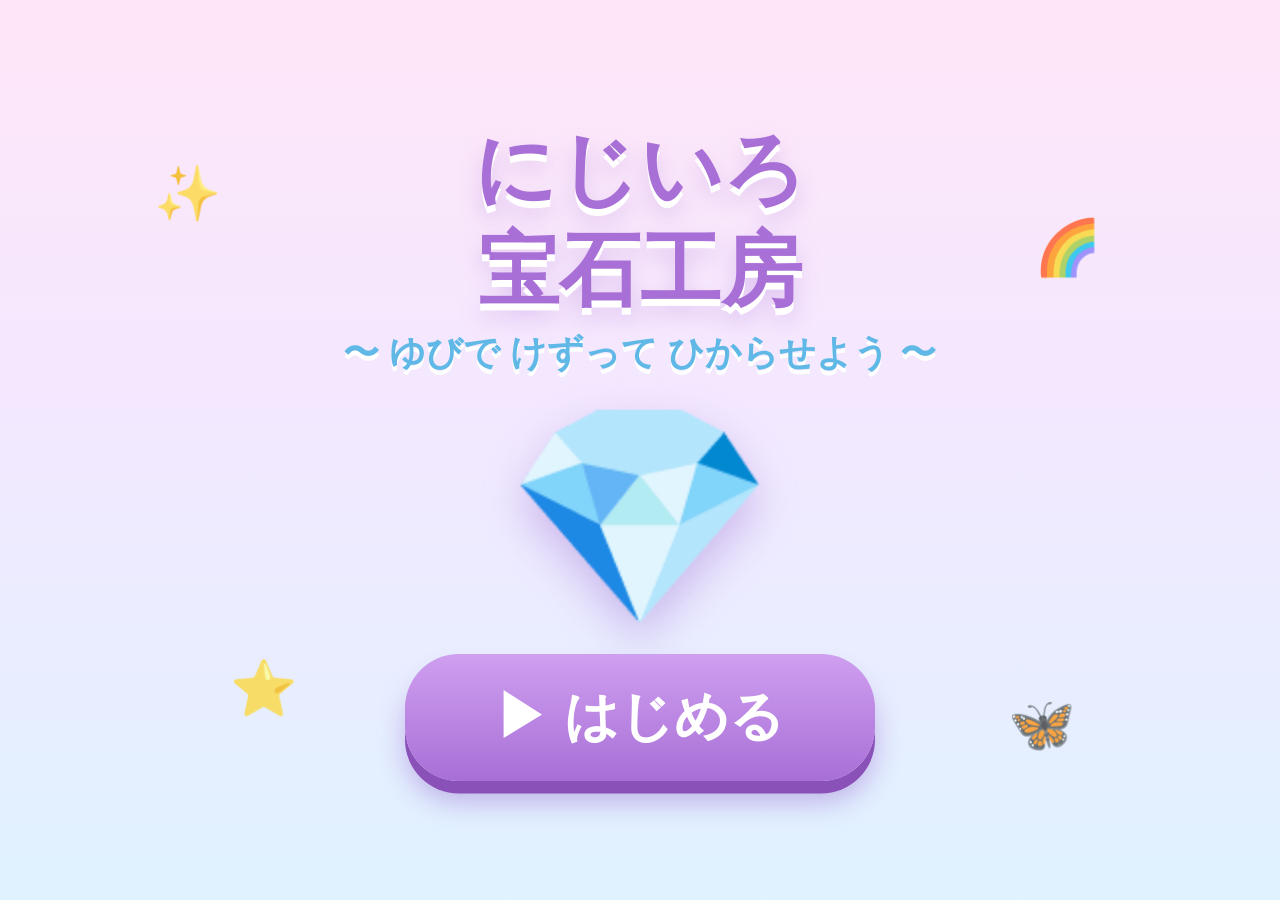
<file: gem-workshop-3d/index.html>
<!DOCTYPE html>
<html lang="ja">
<head>
<meta charset="UTF-8">
<meta name="viewport" content="width=device-width, initial-scale=1.0, maximum-scale=1.0, user-scalable=no, viewport-fit=cover">
<meta name="apple-mobile-web-app-capable" content="yes">
<meta name="apple-mobile-web-app-status-bar-style" content="black-translucent">
<meta name="mobile-web-app-capable" content="yes">
<meta name="theme-color" content="#f6ecff">
<title>にじいろ宝石工房</title>
<style>
  * { margin:0; padding:0; box-sizing:border-box; -webkit-tap-highlight-color:transparent; -webkit-touch-callout:none; -webkit-user-select:none; user-select:none; }
  html, body { width:100%; height:100%; overflow:hidden; position:fixed; background:#f6ecff; touch-action:none;
    font-family:'Hiragino Maru Gothic ProN','ヒラギノ丸ゴ ProN W4','M PLUS Rounded 1c','Comic Sans MS',sans-serif; }
  #game-canvas { position:absolute; top:0; left:0; width:100%; height:100%; display:block; touch-action:none; }

  /* ============ タイトル ============ */
  #title-screen {
    position:absolute; inset:0; z-index:50; overflow:hidden;
    background:linear-gradient(180deg,#ffe6f7 0%,#f3e8ff 45%,#dff2ff 100%);
    display:flex; flex-direction:column; align-items:center; justify-content:center; gap:3.5vmin;
    transition:opacity .6s ease;
  }
  #title-screen.hidden { opacity:0; pointer-events:none; }
  #title-logo {
    font-size:9vmin; font-weight:bold; color:#a86fd6; text-align:center; line-height:1.25; z-index:2;
    text-shadow:0 .8vmin 0 #fff, 0 1.4vmin 2.4vmin rgba(168,111,214,.35);
  }
  #title-logo .sub { display:block; font-size:4vmin; color:#5fb8e6; margin-top:1vmin; text-shadow:0 .5vmin 0 #fff; }
  #title-gem { font-size:24vmin; line-height:1; z-index:2; animation:floaty 2.6s ease-in-out infinite;
    filter:drop-shadow(0 2vmin 2.4vmin rgba(140,90,200,.35)); }
  @keyframes floaty { 0%,100%{transform:translateY(0) rotate(-5deg);} 50%{transform:translateY(-3vmin) rotate(5deg);} }
  #start-btn {
    font-family:inherit; font-size:6vmin; font-weight:bold; color:#fff; border:none; cursor:pointer; z-index:2;
    background:linear-gradient(180deg,#cf9ff0,#a86fd6);
    border-radius:6vmin; padding:3vmin 10vmin; box-shadow:0 1.4vmin 0 #8a51b8, 0 2.4vmin 3vmin rgba(140,90,200,.4);
    animation:pulse 1.5s ease-in-out infinite;
  }
  @keyframes pulse { 0%,100%{transform:scale(1);} 50%{transform:scale(1.07);} }
  #start-btn:active { transform:translateY(1vmin) scale(.98); box-shadow:0 .4vmin 0 #8a51b8; }
  .sparkle-deco { position:absolute; font-size:6vmin; opacity:.75; animation:twinkle 2.4s ease-in-out infinite; }
  @keyframes twinkle { 0%,100%{transform:scale(.7) rotate(0deg); opacity:.35;} 50%{transform:scale(1.15) rotate(20deg); opacity:.95;} }

  /* ============ HUD ============ */
  #hud { position:absolute; inset:0; z-index:10; pointer-events:none; opacity:0; transition:opacity .6s; }
  #hud.visible { opacity:1; }

  #top-left { position:absolute; top:calc(env(safe-area-inset-top,0px) + 1.4vmin); left:1.6vmin; display:flex; gap:1.4vmin; }
  .round-btn {
    pointer-events:auto; width:10vmin; height:10vmin; min-width:50px; min-height:50px; border:none; cursor:pointer;
    border-radius:50%; background:rgba(255,255,255,.9); font-size:5vmin;
    box-shadow:0 .6vmin 1.4vmin rgba(120,80,160,.22); display:flex; align-items:center; justify-content:center;
  }
  .round-btn:active { transform:scale(.9); }
  .round-btn.off { opacity:.45; }

  #counter {
    position:absolute; top:calc(env(safe-area-inset-top,0px) + 1.4vmin); right:1.6vmin;
    background:rgba(255,255,255,.9); border-radius:3.4vmin; padding:1.2vmin 2.4vmin;
    box-shadow:0 .6vmin 1.4vmin rgba(120,80,160,.22); text-align:center; min-width:26vmin; max-width:180px;
  }
  #counter .row { display:flex; align-items:center; justify-content:center; gap:.8vmin; font-size:5vmin; font-weight:bold; color:#8a51b8; }
  #shine-bar { height:1.8vmin; min-height:8px; background:#eee3f6; border-radius:1vmin; overflow:hidden; margin-top:.8vmin; }
  #shine-fill { height:100%; width:0%; border-radius:1vmin; transition:width .5s ease;
    background:linear-gradient(90deg,#ff9ecb,#ffd76e,#8de8c0,#8ab6ff,#c99bf0); }
  #next-hint { font-size:2.8vmin; color:#a98cc4; margin-top:.5vmin; }

  /* いろパレット + あたらしい石 */
  #bottom-bar {
    position:absolute; left:0; right:0; bottom:calc(env(safe-area-inset-bottom,0px) + 1.6vmin);
    display:flex; align-items:center; justify-content:center; gap:1.6vmin; flex-wrap:wrap; pointer-events:none;
  }
  #palette {
    display:flex; gap:1.2vmin; background:rgba(255,255,255,.82); border-radius:6vmin; padding:1.2vmin 1.6vmin;
    box-shadow:0 .8vmin 1.8vmin rgba(120,80,160,.2); pointer-events:auto;
  }
  .color-btn {
    width:8.4vmin; height:8.4vmin; min-width:38px; min-height:38px; max-width:56px; max-height:56px;
    border:none; border-radius:50%; cursor:pointer; box-shadow:inset 0 -.6vmin 1vmin rgba(0,0,0,.12), 0 .4vmin .8vmin rgba(0,0,0,.15);
    transition:transform .15s;
  }
  .color-btn.selected { outline:.7vmin solid #ffd76e; transform:scale(1.12); }
  .color-btn:active { transform:scale(.88); }
  #new-btn {
    pointer-events:auto; border:none; cursor:pointer; font-family:inherit; font-size:3.6vmin; font-weight:bold; color:#8a51b8;
    background:rgba(255,255,255,.9); border-radius:6vmin; padding:1.8vmin 3vmin; min-height:50px;
    box-shadow:0 .8vmin 1.8vmin rgba(120,80,160,.2);
  }
  #new-btn:active { transform:scale(.94); }

  /* ヒント吹き出し */
  #hint {
    position:absolute; left:50%; top:9%; transform:translate(-50%,0) scale(.8); opacity:0;
    background:rgba(255,255,255,.94); color:#8a51b8; font-size:4.4vmin; font-weight:bold; text-align:center;
    border-radius:4vmin; padding:2vmin 4vmin; box-shadow:0 1.2vmin 2.4vmin rgba(120,80,160,.25);
    transition:opacity .4s, transform .4s; pointer-events:none; line-height:1.4;
  }
  #hint.show { opacity:1; transform:translate(-50%,0) scale(1); animation:hintBob 2s ease-in-out infinite; }
  @keyframes hintBob { 0%,100%{margin-top:0;} 50%{margin-top:-1.4vmin;} }

  /* ごほうびバナー */
  #banner {
    position:absolute; left:50%; top:34%; transform:translate(-50%,-50%) scale(0); z-index:30; pointer-events:none;
    background:linear-gradient(180deg,#fff8ff,#ffe9f8); border-radius:5vmin; padding:3vmin 5vmin;
    font-size:5.4vmin; font-weight:bold; color:#c05fa5; text-align:center; max-width:88vw; line-height:1.35;
    box-shadow:0 2vmin 5vmin rgba(200,110,180,.4);
  }
  #banner.show { animation:bannerPop 3s ease forwards; }
  @keyframes bannerPop {
    0%{transform:translate(-50%,-50%) scale(0) rotate(-8deg); opacity:0;}
    14%{transform:translate(-50%,-50%) scale(1.14) rotate(3deg); opacity:1;}
    24%{transform:translate(-50%,-50%) scale(1); opacity:1;}
    82%{transform:translate(-50%,-50%) scale(1); opacity:1;}
    100%{transform:translate(-50%,-70%) scale(.92); opacity:0;}
  }

  /* かくにん（あたらしい石） */
  #confirm {
    position:absolute; inset:0; z-index:40; background:rgba(120,80,160,.4); backdrop-filter:blur(3px);
    display:none; align-items:center; justify-content:center; pointer-events:auto;
  }
  #confirm.open { display:flex; }
  #confirm-card {
    background:linear-gradient(180deg,#fffdff,#f6ecff); border-radius:5vmin; padding:4vmin 5vmin; text-align:center;
    box-shadow:0 3vmin 6vmin rgba(90,50,130,.35); max-width:88vw;
  }
  #confirm-card p { font-size:5vmin; color:#8a51b8; font-weight:bold; margin-bottom:3vmin; line-height:1.4; }
  #confirm-card .btns { display:flex; gap:2.4vmin; justify-content:center; }
  #confirm-card button {
    font-family:inherit; font-size:4.6vmin; font-weight:bold; color:#fff; border:none; cursor:pointer;
    border-radius:4vmin; padding:2vmin 6vmin; min-height:56px;
  }
  #confirm-yes { background:linear-gradient(180deg,#ffb0d8,#ff7ab8); box-shadow:0 1vmin 0 #d94f92; }
  #confirm-no { background:linear-gradient(180deg,#b9d6ff,#7fb0ff); box-shadow:0 1vmin 0 #4f7fd9; }
  #confirm-card button:active { transform:translateY(.8vmin); box-shadow:none; }

  /* 横長のちいさい画面 */
  @media (orientation:landscape) and (max-height:540px) {
    #bottom-bar { gap:1.2vmin; }
    .color-btn { width:7vmin; height:7vmin; }
    #hint { top:7%; font-size:3.6vmin; }
    #counter { min-width:22vmin; }
  }
</style>
</head>
<body>
<canvas id="game-canvas"></canvas>

<div id="title-screen">
  <div class="sparkle-deco" style="left:12%; top:18%;">✨</div>
  <div class="sparkle-deco" style="right:14%; top:24%; animation-delay:.5s;">🌈</div>
  <div class="sparkle-deco" style="left:18%; bottom:20%; animation-delay:1s;">⭐</div>
  <div class="sparkle-deco" style="right:16%; bottom:16%; animation-delay:1.5s;">🦋</div>
  <div id="title-logo">にじいろ<br>宝石工房<span class="sub">〜 ゆびで けずって ひからせよう 〜</span></div>
  <div id="title-gem">💎</div>
  <button id="start-btn">▶ はじめる</button>
</div>

<div id="hud">
  <div id="top-left">
    <button class="round-btn" id="sound-btn">🔊</button>
    <button class="round-btn" id="spin-btn">🔄</button>
  </div>

  <div id="counter">
    <div class="row"><span>💎</span><span id="facet-count">0</span><span style="font-size:3.2vmin;">めん</span></div>
    <div id="shine-bar"><div id="shine-fill"></div></div>
    <div id="next-hint"></div>
  </div>

  <div id="bottom-bar">
    <div id="palette"></div>
    <button id="new-btn">✨ あたらしい いし</button>
  </div>
</div>

<div id="hint"></div>
<div id="banner"></div>

<div id="confirm">
  <div id="confirm-card">
    <p>いまの ほうせきと おわかれして<br>あたらしい いしに する？</p>
    <div class="btns">
      <button id="confirm-yes">する</button>
      <button id="confirm-no">やめる</button>
    </div>
  </div>
</div>

<script src="lib/three.min.js"></script>
<script src="src/fx.js"></script>
<script src="src/audio.js"></script>
<script src="src/convex.js"></script>
<script src="src/gem.js"></script>
<script src="src/room.js"></script>
<script src="src/rewards.js"></script>
<script src="src/main.js"></script>
</body>
</html>
</file>
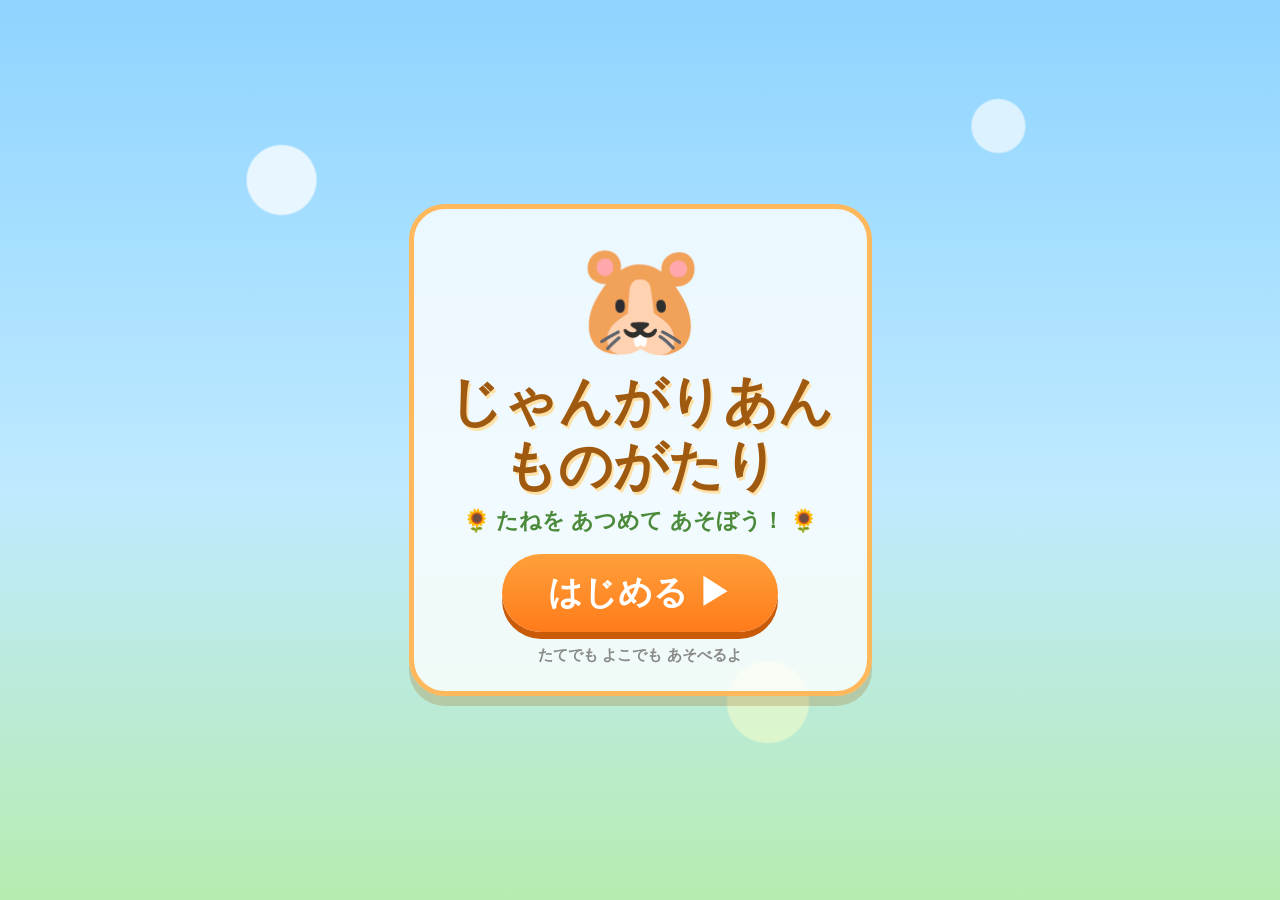
<file: jangarian-story-3d/index.html>
<!DOCTYPE html>
<html lang="ja">
<head>
<meta charset="UTF-8">
<meta name="viewport" content="width=device-width, initial-scale=1.0, maximum-scale=1.0, user-scalable=no, viewport-fit=cover">
<meta name="apple-mobile-web-app-capable" content="yes">
<meta name="mobile-web-app-capable" content="yes">
<meta name="apple-mobile-web-app-status-bar-style" content="black-translucent">
<meta name="apple-mobile-web-app-title" content="じゃんがりあん">
<title>じゃんがりあん ものがたり</title>
<link rel="manifest" href="manifest.webmanifest">
<link rel="apple-touch-icon" href="assets/apple-touch-icon.png">
<link rel="icon" type="image/png" href="assets/apple-touch-icon.png">
<link rel="stylesheet" href="css/style.css">
</head>
<body>
<div id="app"></div>

<!-- ======= HUD ======= -->
<div id="hud" class="hidden">
  <div id="hud-left">
    <div class="hud-chip" id="chip-seeds"><span class="chip-icon">🌻</span><span id="seed-count">0</span></div>
    <div class="hud-chip" id="chip-stored"><span class="chip-icon">🏠</span><span id="stored-count">0</span></div>
    <div class="hud-chip" id="chip-level"><span class="chip-icon">⭐</span><span id="level-num">1</span></div>
    <div class="hud-chip" id="chip-pouch">
      <span class="chip-icon">🐹</span>
      <span id="pouch-dots">
        <i class="pdot"></i><i class="pdot"></i><i class="pdot"></i>
        <i class="pdot"></i><i class="pdot"></i><i class="pdot"></i>
      </span>
    </div>
  </div>
  <div id="hud-right">
    <button class="round-btn small-btn" id="btn-sound" aria-label="おんがく">🎵</button>
    <button class="round-btn small-btn" id="btn-daynight" aria-label="よるとひる">🌙</button>
  </div>
</div>

<!-- ======= banner (mission / hints) ======= -->
<div id="banner" class="hidden"></div>

<!-- ======= big celebration message ======= -->
<div id="big-msg" class="hidden"></div>

<!-- ======= toast ======= -->
<div id="toast" class="hidden"></div>

<!-- ======= wheel gauge ======= -->
<div id="gauge-wrap" class="hidden">
  <div id="gauge-label">たっぷ たっぷ！ 🎡</div>
  <div id="gauge-bar"><div id="gauge-fill"></div></div>
</div>

<!-- ======= action buttons ======= -->
<div id="controls" class="hidden">
  <div id="controls-left">
    <button class="round-btn" id="btn-hat" aria-label="ぼうし">🎩</button>
    <button class="round-btn" id="btn-hide" aria-label="かくれんぼ">🙈</button>
    <button class="round-btn" id="btn-call" aria-label="おともだち">📣</button>
  </div>
  <div id="controls-right">
    <button class="round-btn big-btn" id="btn-jump" aria-label="ジャンプ">ぴょん！</button>
  </div>
</div>

<!-- ======= title screen ======= -->
<div id="title-screen">
  <div id="title-card">
    <div id="title-hamster">🐹</div>
    <h1 id="title-logo"><span>じゃんがりあん</span><span>ものがたり</span></h1>
    <p id="title-sub">🌻 たねを あつめて あそぼう！ 🌻</p>
    <button id="btn-start">はじめる ▶</button>
    <p id="title-note">たてでも よこでも あそべるよ</p>
  </div>
</div>

<!-- ======= wheel tap hint ======= -->
<div id="tap-hint" class="hidden"><span id="tap-hand">👆</span><span id="tap-word">たっぷ！</span></div>

<script src="lib/three.min.js"></script>
<script src="js/util.js"></script>
<script src="js/audio.js"></script>
<script src="js/effects.js"></script>
<script src="js/hamster.js"></script>
<script src="js/world.js"></script>
<script src="js/guide.js"></script>
<script src="js/game.js"></script>
</body>
</html>
</file>
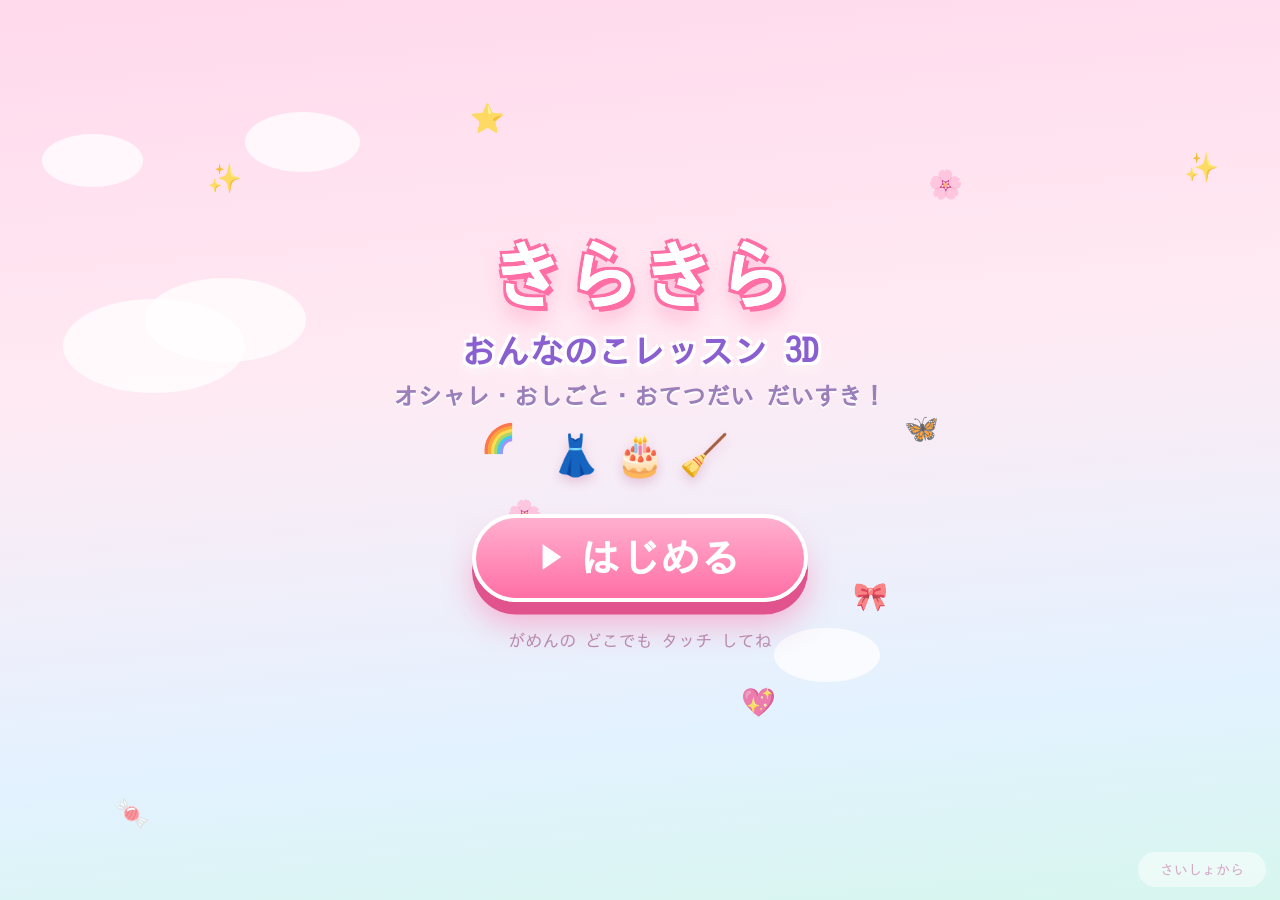
<file: kirakira-lesson-3d/index.html>
<!DOCTYPE html>
<html lang="ja">
<head>
<meta charset="UTF-8">
<meta name="viewport" content="width=device-width, initial-scale=1.0, maximum-scale=1.0, minimum-scale=1.0, user-scalable=no, viewport-fit=cover">
<meta name="apple-mobile-web-app-capable" content="yes">
<meta name="apple-mobile-web-app-title" content="きらきらレッスン">
<meta name="apple-mobile-web-app-status-bar-style" content="black-translucent">
<meta name="mobile-web-app-capable" content="yes">
<meta name="theme-color" content="#ffd6e8">
<meta name="description" content="4さいから あそべる 3D おしゃれ・おしごと・おてつだい ゲーム">
<title>きらきら おんなのこレッスン 3D</title>
<link rel="icon" href="data:image/svg+xml,%3Csvg xmlns='http://www.w3.org/2000/svg' viewBox='0 0 100 100'%3E%3Ctext y='.9em' font-size='90'%3E%F0%9F%91%97%3C/text%3E%3C/svg%3E">
<style>
/* =======================================================
   きほん
   ======================================================= */
*, *::before, *::after {
  margin:0; padding:0; box-sizing:border-box;
  -webkit-tap-highlight-color:transparent; -webkit-touch-callout:none;
  -webkit-user-select:none; user-select:none;
}
html, body {
  width:100%; height:100%; overflow:hidden; position:fixed; overscroll-behavior:none;
  background:#ffeaf3; touch-action:none;
  font-family:'Hiragino Maru Gothic ProN','ヒラギノ丸ゴ ProN W4','M PLUS Rounded 1c',
              'Rounded Mplus 1c','IPAGothic','Meiryo',sans-serif;
  color:#6b4f5e;
}
#game-canvas { position:absolute; inset:0; width:100%; height:100%; display:block; touch-action:none; }

:root {
  --pink:#ff6fa5; --pink-l:#ffa1c4; --pink-d:#e0538c;
  --lav:#c9a7ff; --sky:#8fd4ff; --sun:#ffd44d; --mint:#8fe3c8;
  --ink:#6b4f5e; --card:rgba(255,255,255,.94);
  --sh:0 .6vmin 1.6vmin rgba(180,90,140,.22);
  --safe-t:env(safe-area-inset-top,0px);
  --safe-b:env(safe-area-inset-bottom,0px);
  --safe-l:env(safe-area-inset-left,0px);
  --safe-r:env(safe-area-inset-right,0px);
  --btn:min(15vmin,88px);
  --btn-s:min(11vmin,64px);
}

button { font-family:inherit; border:none; cursor:pointer; color:inherit; background:none; }
.hide { display:none !important; }

/* =======================================================
   タイトル
   ======================================================= */
#title {
  position:absolute; inset:0; z-index:80; overflow:hidden;
  background:linear-gradient(175deg,#ffd9ec 0%,#ffeaf3 40%,#e3f2ff 78%,#d7f6ee 100%);
  display:flex; flex-direction:column; align-items:center; justify-content:center;
  gap:2.4vmin; transition:opacity .7s ease;
}
#title.gone { opacity:0; pointer-events:none; }
#title .deco { position:absolute; opacity:.75; pointer-events:none; }
#title-logo {
  z-index:3; text-align:center; line-height:1.18; margin-top:-2vmin;
  animation:logoIn 1s cubic-bezier(.2,1.4,.4,1) both;
}
@keyframes logoIn { from{transform:scale(.4) rotate(-8deg); opacity:0;} to{transform:none; opacity:1;} }
#title-logo .l1 {
  display:block; font-size:min(11vmin,74px); font-weight:900; color:#fff;
  text-shadow:0 0 0 #fff, .5vmin .5vmin 0 var(--pink), -.3vmin -.3vmin 0 var(--pink),
              .3vmin -.3vmin 0 var(--pink), -.3vmin .3vmin 0 var(--pink),
              0 1.4vmin 2vmin rgba(255,111,165,.5);
  letter-spacing:.02em;
}
#title-logo .l2 {
  display:block; font-size:min(5.4vmin,34px); font-weight:900; color:#8a5fd0; margin-top:1.2vmin;
  text-shadow:.3vmin .3vmin 0 #fff, -.3vmin -.3vmin 0 #fff, .3vmin -.3vmin 0 #fff,
              -.3vmin .3vmin 0 #fff, 0 .8vmin 1.4vmin rgba(255,255,255,.9);
}
#title-logo .l3 {
  display:block; font-size:min(4vmin,24px); font-weight:700; color:#9a7fb8; margin-top:1.2vmin;
  text-shadow:0 .2vmin 0 #fff;
}
#title-sub { z-index:3; display:flex; gap:1.6vmin; font-size:min(6vmin,40px); }
#title-sub span { animation:bob 2.4s ease-in-out infinite; filter:drop-shadow(0 .6vmin .6vmin rgba(200,120,170,.35)); }
#title-sub span:nth-child(2){ animation-delay:.3s } #title-sub span:nth-child(3){ animation-delay:.6s }
@keyframes bob { 0%,100%{transform:translateY(0) rotate(-5deg)} 50%{transform:translateY(-1.6vmin) rotate(5deg)} }

#start-btn {
  z-index:3; font-size:min(6.4vmin,40px); font-weight:900; color:#fff;
  background:linear-gradient(180deg,#ffb0cf,#ff6fa5);
  border-radius:99px; padding:min(3vmin,20px) min(11vmin,64px);
  box-shadow:0 1.4vmin 0 var(--pink-d), 0 2.6vmin 3.4vmin rgba(255,111,165,.45);
  animation:pulse 1.5s ease-in-out infinite; margin-top:1.5vmin;
  border:.5vmin solid #fff;
}
@keyframes pulse { 0%,100%{transform:scale(1)} 50%{transform:scale(1.07)} }
#start-btn:active { transform:translateY(1.2vmin) scale(.97); box-shadow:0 .3vmin 0 var(--pink-d); }
#title-tip { z-index:3; font-size:min(3.2vmin,17px); color:#b98aad; margin-top:1vmin; }
#title-reset {
  position:absolute; bottom:calc(var(--safe-b) + 1.4vmin); right:1.6vmin; z-index:4;
  font-size:min(2.8vmin,14px); color:#d5a8c4; padding:1.2vmin 2.4vmin; border-radius:99px;
  background:rgba(255,255,255,.5);
}
.cloud { position:absolute; background:#fff; border-radius:50%; opacity:.85; animation:drift linear infinite; }
@keyframes drift { from{transform:translateX(-40vw)} to{transform:translateX(140vw)} }
.sparkle-deco { position:absolute; font-size:min(5vmin,28px); animation:twinkle 2.6s ease-in-out infinite; }
@keyframes twinkle { 0%,100%{transform:scale(.6) rotate(0); opacity:.35} 50%{transform:scale(1.15) rotate(25deg); opacity:1} }

/* =======================================================
   HUD
   ======================================================= */
#hud { position:absolute; inset:0; z-index:10; pointer-events:none; opacity:0; transition:opacity .5s; }
#hud.on { opacity:1; }

.tap { pointer-events:auto; }

/* まるボタン */
.rbtn {
  pointer-events:auto; width:var(--btn-s); height:var(--btn-s); border-radius:50%;
  background:var(--card); box-shadow:var(--sh); display:flex; align-items:center; justify-content:center;
  font-size:calc(var(--btn-s)*.5); transition:transform .12s; border:.35vmin solid #fff;
}
.rbtn:active { transform:scale(.88); }
.rbtn.off { filter:grayscale(1); opacity:.55; }

#hud-tl { position:absolute; top:calc(var(--safe-t) + 1.4vmin); left:calc(var(--safe-l) + 1.4vmin); display:flex; gap:1.2vmin; }
#hud-tr { position:absolute; top:calc(var(--safe-t) + 1.4vmin); right:calc(var(--safe-r) + 1.4vmin); display:flex; gap:1.2vmin; align-items:flex-start; flex-wrap:wrap; justify-content:flex-end; max-width:46vw; }

.counter {
  pointer-events:auto; background:var(--card); border-radius:99px; box-shadow:var(--sh);
  padding:.9vmin 2.2vmin .9vmin 1.2vmin; display:flex; align-items:center; gap:.7vmin;
  font-size:min(4.4vmin,25px); font-weight:900; border:.35vmin solid #fff; min-height:var(--btn-s);
}
.counter .ic { font-size:min(5vmin,28px); }
#c-star { color:#f0a91e; } #c-heart { color:#ff5f8f; }
.counter.bump { animation:bump .55s cubic-bezier(.2,1.6,.4,1); }
@keyframes bump { 0%{transform:scale(1)} 35%{transform:scale(1.35) rotate(-7deg)} 100%{transform:scale(1)} }

/* おしえて バー */
#task {
  position:absolute; top:calc(var(--safe-t) + 1.4vmin); left:50%; transform:translateX(-50%) translateY(-140%);
  background:linear-gradient(180deg,#fff,#fff3f8); border:.5vmin solid #fff;
  border-radius:99px; box-shadow:0 1vmin 2.4vmin rgba(180,90,140,.28);
  padding:1.2vmin 3.4vmin; display:flex; align-items:center; gap:1.4vmin;
  font-size:min(4.2vmin,24px); font-weight:800; color:var(--ink);
  max-width:min(84vw,720px); transition:transform .45s cubic-bezier(.2,1.5,.4,1); pointer-events:auto;
  white-space:nowrap; overflow:hidden; text-overflow:ellipsis;
}
#task.on { transform:translateX(-50%) translateY(0); }
#task .tic { font-size:min(6vmin,34px); animation:bob 2s ease-in-out infinite; }
#task.mid { top:auto; bottom:calc(var(--safe-b) + 30vmin); }

/* すすみぐあい ドット */
#steps { position:absolute; top:calc(var(--safe-t) + 11vmin); left:50%; transform:translateX(-50%); display:flex; gap:1.2vmin; }
#steps .dot {
  width:min(3.4vmin,20px); height:min(3.4vmin,20px); border-radius:50%;
  background:rgba(255,255,255,.75); box-shadow:0 .3vmin .8vmin rgba(180,90,140,.2); border:.3vmin solid #fff;
  transition:all .3s;
}
#steps .dot.done { background:var(--sun); transform:scale(1.15); }
#steps .dot.now { background:var(--pink); animation:pulse 1s infinite; }

/* したの パネル */
#panel {
  position:absolute; left:0; right:0; bottom:0; padding:1.4vmin calc(var(--safe-r) + 1.4vmin) calc(var(--safe-b) + 1.4vmin) calc(var(--safe-l) + 1.4vmin);
  display:flex; flex-direction:column; align-items:center; gap:1.2vmin; pointer-events:none;
}
.row {
  display:flex; gap:1.4vmin; align-items:center; justify-content:flex-start; pointer-events:auto;
  max-width:100%; overflow-x:auto; overflow-y:hidden; padding:1vmin .6vmin; scrollbar-width:none;
  -webkit-overflow-scrolling:touch;
}
.row::-webkit-scrollbar { display:none; }
.row.center { justify-content:center; }
.row.wrapped { flex-wrap:wrap; justify-content:center; overflow:visible; max-height:34vh; }

/* えらぶ ボタン */
.chip {
  flex:0 0 auto; width:var(--btn); min-width:56px; border-radius:min(4vmin,22px);
  background:var(--card); box-shadow:var(--sh); border:.45vmin solid #fff;
  display:flex; flex-direction:column; align-items:center; justify-content:center; gap:.2vmin;
  padding:.9vmin .4vmin; transition:transform .14s, box-shadow .14s; position:relative;
}
.chip .ci { font-size:calc(var(--btn)*.44); line-height:1.1; }
.chip .cl { font-size:min(2.4vmin,13px); font-weight:800; color:#a2778e; white-space:nowrap; max-width:100%; overflow:hidden; text-overflow:ellipsis; }
.chip:active { transform:scale(.9); }
.chip.sel { background:linear-gradient(180deg,#fff8c9,#ffe484); box-shadow:0 0 0 .6vmin var(--sun), var(--sh); transform:translateY(-.8vmin); }
.chip.locked { filter:grayscale(.75); opacity:.72; }
.chip .price {
  position:absolute; bottom:-1.2vmin; left:50%; transform:translateX(-50%);
  background:#fff3c4; color:#c98a10; font-size:min(2.2vmin,12px); font-weight:900;
  border-radius:99px; padding:.2vmin 1.2vmin; box-shadow:0 .3vmin .6vmin rgba(0,0,0,.12); white-space:nowrap;
}
.chip .newdot {
  position:absolute; top:-1vmin; right:-1vmin; background:#ff5f6d; color:#fff;
  font-size:min(2.2vmin,12px); font-weight:900; border-radius:99px; padding:.2vmin 1vmin;
}
.chip.big { width:min(20vmin,120px); }
.chip.big .ci { font-size:min(9vmin,54px); }

/* いろ の まる */
.sw {
  flex:0 0 auto; width:min(9vmin,52px); height:min(9vmin,52px); border-radius:50%;
  box-shadow:var(--sh); border:.5vmin solid #fff; transition:transform .12s;
}
.sw:active { transform:scale(.86); }
.sw.sel { box-shadow:0 0 0 .7vmin var(--sun), var(--sh); transform:scale(1.12); }

/* カテゴリ タブ */
#tabs { position:absolute; z-index:12; display:flex; gap:1.2vmin; pointer-events:auto; }
.tab {
  width:min(13vmin,74px); height:min(13vmin,74px); border-radius:min(3.6vmin,20px);
  background:rgba(255,255,255,.86); box-shadow:var(--sh); border:.45vmin solid #fff;
  display:flex; flex-direction:column; align-items:center; justify-content:center;
  font-size:min(5.6vmin,32px); transition:transform .14s;
}
.tab .tl { font-size:min(2.2vmin,12px); font-weight:800; color:#a2778e; }
.tab.sel { background:linear-gradient(180deg,#ffd9ec,#ffb9d8); transform:scale(1.08); box-shadow:0 0 0 .6vmin var(--pink-l), var(--sh); }
.tab:active { transform:scale(.9); }

/* おおきな フィードバック */
#big {
  position:absolute; top:40%; left:50%; z-index:30; pointer-events:none;
  transform:translate(-50%,-50%) scale(0); opacity:0; font-size:min(26vmin,180px);
}
#big.go { animation:bigPop 1.25s cubic-bezier(.2,1.4,.4,1) forwards; }
@keyframes bigPop {
  0%{transform:translate(-50%,-50%) scale(0) rotate(-20deg); opacity:0}
  28%{transform:translate(-50%,-50%) scale(1.3) rotate(8deg); opacity:1}
  50%{transform:translate(-50%,-50%) scale(1) rotate(0); opacity:1}
  100%{transform:translate(-50%,-72%) scale(1.05); opacity:0}
}

/* バナー */
#banner {
  position:absolute; top:26%; left:50%; z-index:31; pointer-events:none;
  transform:translate(-50%,-50%) scale(0);
  background:linear-gradient(180deg,#fffdf3,#ffe9a8); border:.6vmin solid #fff;
  border-radius:min(5vmin,28px); padding:min(3vmin,18px) min(7vmin,44px);
  font-size:min(7vmin,42px); font-weight:900; color:#f08a2a; text-align:center; white-space:nowrap;
  box-shadow:0 2vmin 4vmin rgba(240,150,40,.4);
}
#banner.go { animation:bannerPop 2.4s cubic-bezier(.2,1.4,.4,1) forwards; }
@keyframes bannerPop {
  0%{transform:translate(-50%,-50%) scale(0) rotate(-9deg)}
  16%{transform:translate(-50%,-50%) scale(1.16) rotate(4deg)}
  26%{transform:translate(-50%,-50%) scale(1)}
  80%{transform:translate(-50%,-50%) scale(1); opacity:1}
  100%{transform:translate(-50%,-64%) scale(.92); opacity:0}
}

/* トースト */
#toast {
  position:absolute; bottom:calc(var(--safe-b) + 26vmin); left:50%; transform:translate(-50%,2vmin);
  z-index:32; background:rgba(90,60,80,.9); color:#fff; border-radius:99px;
  padding:1.2vmin 3.4vmin; font-size:min(3.6vmin,20px); font-weight:800;
  opacity:0; transition:opacity .3s, transform .3s; pointer-events:none; white-space:nowrap;
}
#toast.on { opacity:1; transform:translate(-50%,0); }

/* ゆびヒント */
#hint {
  position:absolute; z-index:33; font-size:min(11vmin,66px); pointer-events:none;
  opacity:0; transition:opacity .3s; transform:translate(-22%,-6%);
  filter:drop-shadow(0 .6vmin .8vmin rgba(0,0,0,.3));
}
#hint.on { opacity:1; animation:tapHint 1.1s ease-in-out infinite; }
@keyframes tapHint { 0%,100%{margin-top:0} 50%{margin-top:-2.4vmin} }
#hint-ring {
  position:absolute; z-index:32; pointer-events:none; border-radius:50%;
  border:.7vmin solid var(--sun); width:min(18vmin,110px); height:min(18vmin,110px);
  transform:translate(-50%,-50%); opacity:0;
}
#hint-ring.on { animation:hintRing 1.2s ease-out infinite; }
@keyframes hintRing {
  0%{opacity:.9; transform:translate(-50%,-50%) scale(.5)}
  100%{opacity:0; transform:translate(-50%,-50%) scale(1.5)}
}

/* =======================================================
   オーバーレイ（アルバム・ショップ・けっか・メニュー）
   ======================================================= */
.overlay {
  position:absolute; inset:0; z-index:60; display:none; align-items:center; justify-content:center;
  background:rgba(120,80,140,.42); backdrop-filter:blur(5px); -webkit-backdrop-filter:blur(5px);
  pointer-events:auto; padding:2vmin;
}
.overlay.on { display:flex; animation:fadeIn .3s; }
@keyframes fadeIn { from{opacity:0} to{opacity:1} }
.card {
  background:linear-gradient(180deg,#fffdf8,#fff2f7); border-radius:min(6vmin,34px);
  border:.7vmin solid #fff; padding:min(4vmin,26px);
  width:min(92vw,760px); max-height:88vh; overflow-y:auto; text-align:center;
  box-shadow:0 3vmin 6vmin rgba(90,50,90,.4); animation:cardIn .4s cubic-bezier(.2,1.4,.4,1);
  -webkit-overflow-scrolling:touch;
}
@keyframes cardIn { from{transform:scale(.6) translateY(6vmin); opacity:0} to{transform:none; opacity:1} }
.card h2 { color:var(--pink); font-size:min(6vmin,36px); margin-bottom:1.6vmin; font-weight:900; }
.card .sub { color:#b98aad; font-size:min(3.2vmin,18px); margin-bottom:2.4vmin; }
.bigbtn {
  font-size:min(5vmin,28px); font-weight:900; color:#fff; border-radius:99px;
  padding:min(2.2vmin,14px) min(8vmin,48px); margin:1.2vmin .8vmin 0;
  background:linear-gradient(180deg,#ffb0cf,#ff6fa5); box-shadow:0 1vmin 0 var(--pink-d);
  border:.4vmin solid #fff; display:inline-block;
}
.bigbtn:active { transform:translateY(.8vmin); box-shadow:0 .2vmin 0 var(--pink-d); }
.bigbtn.blue { background:linear-gradient(180deg,#a9dcff,#59b6f5); box-shadow:0 1vmin 0 #3d8dc7; }
.bigbtn.green { background:linear-gradient(180deg,#b7efc9,#5fd08a); box-shadow:0 1vmin 0 #3fa066; }
.bigbtn.gray { background:linear-gradient(180deg,#e3e0e8,#bdb6c7); box-shadow:0 1vmin 0 #948ca3; color:#6b4f5e; }

/* シールアルバム */
#album-grid { display:grid; grid-template-columns:repeat(auto-fill,minmax(min(18vmin,96px),1fr)); gap:1.6vmin; }
.slot {
  aspect-ratio:1; background:#fff; border-radius:min(3vmin,18px); display:flex;
  flex-direction:column; align-items:center; justify-content:center; font-size:min(9vmin,50px);
  box-shadow:inset 0 0 0 .5vmin #ffe0ec, 0 .5vmin 1vmin rgba(180,90,140,.12); position:relative;
}
.slot .sn { font-size:min(2vmin,11px); font-weight:800; color:#c79bb4; margin-top:.3vmin; }
.slot.locked { filter:grayscale(1); opacity:.3; }
.slot.newly { animation:stickerNew .9s cubic-bezier(.2,1.6,.4,1); }
@keyframes stickerNew { 0%{transform:scale(0) rotate(-200deg)} 65%{transform:scale(1.35)} 100%{transform:scale(1)} }

/* ショップ */
#shop-grid { display:grid; grid-template-columns:repeat(auto-fill,minmax(min(26vmin,140px),1fr)); gap:1.8vmin; }
.shop-item {
  background:#fff; border-radius:min(3.4vmin,20px); padding:1.6vmin 1vmin;
  box-shadow:0 .8vmin 1.6vmin rgba(180,90,140,.16); position:relative;
  display:flex; flex-direction:column; align-items:center; gap:.5vmin; border:.4vmin solid #fff;
}
.shop-item .si { font-size:min(8vmin,46px); }
.shop-item .snm { font-size:min(2.6vmin,14px); font-weight:800; color:#a2778e; }
.shop-item .sp { font-size:min(3vmin,16px); font-weight:900; color:#f0a91e; }
.shop-item.bought { background:linear-gradient(180deg,#eaffef,#d6f8e2); }
.shop-item.cant { opacity:.6; }
.shop-item:active { transform:scale(.94); }

/* けっか */
#res-stars { font-size:min(16vmin,96px); letter-spacing:1vmin; margin:1vmin 0; }
#res-stars span { display:inline-block; animation:starDrop .6s cubic-bezier(.2,1.6,.4,1) both; }
@keyframes starDrop { from{transform:scale(0) rotate(-180deg); opacity:0} to{transform:none; opacity:1} }
#res-reward { font-size:min(4.4vmin,24px); font-weight:900; color:#f0a91e; margin:1.4vmin 0; }
#res-sticker { font-size:min(18vmin,110px); margin:1vmin 0; animation:stickerNew 1s cubic-bezier(.2,1.6,.4,1); }

/* メニュー（おでかけ） */
#menu-grid { display:grid; grid-template-columns:repeat(auto-fill,minmax(min(24vmin,128px),1fr)); gap:1.8vmin; }
.dest {
  background:#fff; border-radius:min(3.6vmin,22px); padding:1.8vmin .8vmin;
  box-shadow:0 .8vmin 1.6vmin rgba(180,90,140,.16); border:.45vmin solid #fff;
  display:flex; flex-direction:column; align-items:center; gap:.5vmin;
}
.dest .di { font-size:min(9vmin,52px); }
.dest .dn { font-size:min(2.8vmin,15px); font-weight:800; color:#a2778e; }
.dest .dc { font-size:min(2.2vmin,12px); font-weight:800; color:#cfa8c2; }
.dest:active { transform:scale(.93); }
.dest.g-osha { background:linear-gradient(180deg,#fff,#ffe9f4); }
.dest.g-shigo { background:linear-gradient(180deg,#fff,#fff3dc); }
.dest.g-tetsu { background:linear-gradient(180deg,#fff,#e6f7ff); }
.dest.g-etc { background:linear-gradient(180deg,#fff,#f0eaff); }

/* せってい の トグル */
.opt-row { display:flex; align-items:center; justify-content:space-between; gap:2vmin; padding:1.4vmin 1vmin; border-bottom:.3vmin dashed #ffd9ea; font-size:min(3.6vmin,20px); font-weight:800; }
.toggle { width:min(16vmin,88px); height:min(8vmin,44px); border-radius:99px; background:#e0d8e6; position:relative; transition:background .25s; flex:0 0 auto; }
.toggle.on { background:#7fd8a0; }
.toggle::after { content:''; position:absolute; top:8%; left:4%; width:44%; height:84%; border-radius:50%; background:#fff; transition:left .25s; box-shadow:0 .3vmin .6vmin rgba(0,0,0,.2); }
.toggle.on::after { left:52%; }

/* =======================================================
   よこがめん の ちょうせい
   ======================================================= */
#tabs {
  top:50%; right:calc(var(--safe-r) + 1.4vmin); transform:translateY(-50%); flex-direction:column;
  max-height:74vh; overflow-y:auto; overflow-x:hidden; padding:.6vmin; scrollbar-width:none;
}
#tabs::-webkit-scrollbar { display:none; }
body.portrait #task { top:calc(var(--safe-t) + 11vmin); max-width:94vw; }
body.portrait #steps { top:calc(var(--safe-t) + 21vmin); }
body.portrait #tabs {
  top:calc(var(--safe-t) + 25vmin); bottom:auto; right:auto; left:50%;
  transform:translateX(-50%); flex-direction:row;
  max-height:none; max-width:96vw; overflow-x:auto; overflow-y:hidden;
}
body.portrait #panel { padding-right:calc(var(--safe-r) + 1.4vmin); }
body.portrait #task.mid { bottom:calc(var(--safe-b) + 40vmin); }

body:not(.portrait) #panel { padding-right:calc(var(--safe-r) + 17vmin); }
@media (orientation:landscape) and (max-height:560px) {
  :root { --btn:min(19vmin,84px); --btn-s:min(14vmin,58px); }
  #panel { flex-direction:column; }
  .row.wrapped { max-height:30vh; }
}
@media (orientation:portrait) {
  :root { --btn:min(17vmin,96px); --btn-s:min(13vmin,66px); }
}

/* ローディング */
#loading {
  position:absolute; inset:0; z-index:90; background:#ffeaf3;
  display:flex; flex-direction:column; align-items:center; justify-content:center; gap:3vmin;
  transition:opacity .5s;
}
#loading.gone { opacity:0; pointer-events:none; }
#loading .lspin { font-size:min(18vmin,110px); animation:spin 1.6s linear infinite; }
@keyframes spin { to{transform:rotate(360deg)} }
#loading .ltx { font-size:min(4.4vmin,24px); font-weight:900; color:var(--pink); }
</style>
</head>
<body>
<canvas id="game-canvas"></canvas>

<!-- ================= HUD ================= -->
<div id="hud">
  <div id="hud-tl">
    <button class="rbtn tap" id="btn-back" title="もどる">🏠</button>
    <button class="rbtn tap" id="btn-menu" title="おでかけ">🗺️</button>
  </div>

  <div id="hud-tr">
    <div class="counter tap" id="c-star"><span class="ic">⭐</span><span id="v-star">0</span></div>
    <div class="counter tap" id="c-heart"><span class="ic">💖</span><span id="v-heart">0</span></div>
    <button class="rbtn tap" id="btn-album" title="シール">📔</button>
    <button class="rbtn tap" id="btn-opt" title="せってい">⚙️</button>
  </div>

  <div id="task"><span class="tic">✨</span><span id="task-tx">ようこそ！</span></div>
  <div id="steps"></div>

  <div id="tabs"></div>

  <div id="panel">
    <div class="row center" id="row-2"></div>
    <div class="row center" id="row-1"></div>
    <div class="row center" id="row-0"></div>
  </div>
</div>

<div id="big"></div>
<div id="banner"></div>
<div id="toast"></div>
<div id="hint">👆</div>
<div id="hint-ring"></div>

<!-- ================= オーバーレイ ================= -->
<div class="overlay" id="ov-album">
  <div class="card">
    <h2>📔 シールアルバム</h2>
    <div class="sub" id="album-count"></div>
    <div id="album-grid"></div>
    <button class="bigbtn" data-close="ov-album">とじる</button>
  </div>
</div>

<div class="overlay" id="ov-shop">
  <div class="card">
    <h2>🛍️ きらきらショップ</h2>
    <div class="sub" id="shop-info"></div>
    <div id="shop-grid"></div>
    <button class="bigbtn" data-close="ov-shop">とじる</button>
  </div>
</div>

<div class="overlay" id="ov-result">
  <div class="card">
    <h2 id="res-title">できたね！</h2>
    <div id="res-stars"></div>
    <div id="res-sticker" class="hide"></div>
    <div id="res-reward"></div>
    <div class="sub" id="res-msg"></div>
    <button class="bigbtn" id="res-again">🔁 もういっかい</button>
    <button class="bigbtn blue" id="res-home">🏠 まちへ</button>
  </div>
</div>

<div class="overlay" id="ov-menu">
  <div class="card">
    <h2>🗺️ どこへ いく？</h2>
    <div class="sub">すきな ばしょを えらんでね</div>
    <div id="menu-grid"></div>
    <button class="bigbtn gray" data-close="ov-menu">とじる</button>
  </div>
</div>

<div class="overlay" id="ov-opt">
  <div class="card">
    <h2>⚙️ せってい</h2>
    <div class="opt-row"><span>🔊 おと</span><div class="toggle" id="tg-sound"></div></div>
    <div class="opt-row"><span>🗣️ こえ</span><div class="toggle" id="tg-voice"></div></div>
    <div class="opt-row"><span>👆 おてほん</span><div class="toggle" id="tg-hints"></div></div>
    <div class="sub" style="margin-top:2vmin">きらきら おんなのこレッスン 3D</div>
    <button class="bigbtn" data-close="ov-opt">とじる</button>
  </div>
</div>

<!-- ================= タイトル ================= -->
<div id="title">
  <div id="title-logo">
    <span class="l1">きらきら</span>
    <span class="l2">おんなのこレッスン 3D</span>
    <span class="l3">オシャレ・おしごと・おてつだい だいすき！</span>
  </div>
  <div id="title-sub"><span>👗</span><span>🎂</span><span>🧹</span></div>
  <button id="start-btn">▶ はじめる</button>
  <div id="title-tip">がめんの どこでも タッチ してね</div>
  <button id="title-reset">さいしょから</button>
</div>

<div id="loading"><div class="lspin">🌸</div><div class="ltx">よみこみちゅう…</div></div>

<script src="lib/three.min.js"></script>
<script src="src/core/util.js"></script>
<script src="src/core/audio.js"></script>
<script src="src/core/save.js"></script>
<script src="src/core/build.js"></script>
<script src="src/core/fx.js"></script>
<script src="src/core/ui.js"></script>
<script src="src/game/wardrobe.js"></script>
<script src="src/game/character.js"></script>
<script src="src/game/pet.js"></script>
<script src="src/game/props.js"></script>
<script src="src/game/stickers.js"></script>
<script src="src/game/scene.js"></script>
<script src="src/game/hub.js"></script>
<script src="src/modes/dressup.js"></script>
<script src="src/modes/runway.js"></script>
<script src="src/modes/salon.js"></script>
<script src="src/modes/cake.js"></script>
<script src="src/modes/flower.js"></script>
<script src="src/modes/icecream.js"></script>
<script src="src/modes/vet.js"></script>
<script src="src/modes/clean.js"></script>
<script src="src/modes/laundry.js"></script>
<script src="src/modes/cooking.js"></script>
<script src="src/modes/room.js"></script>
<script src="src/modes/photo.js"></script>
<script src="src/main.js"></script>
</body>
</html>
</file>
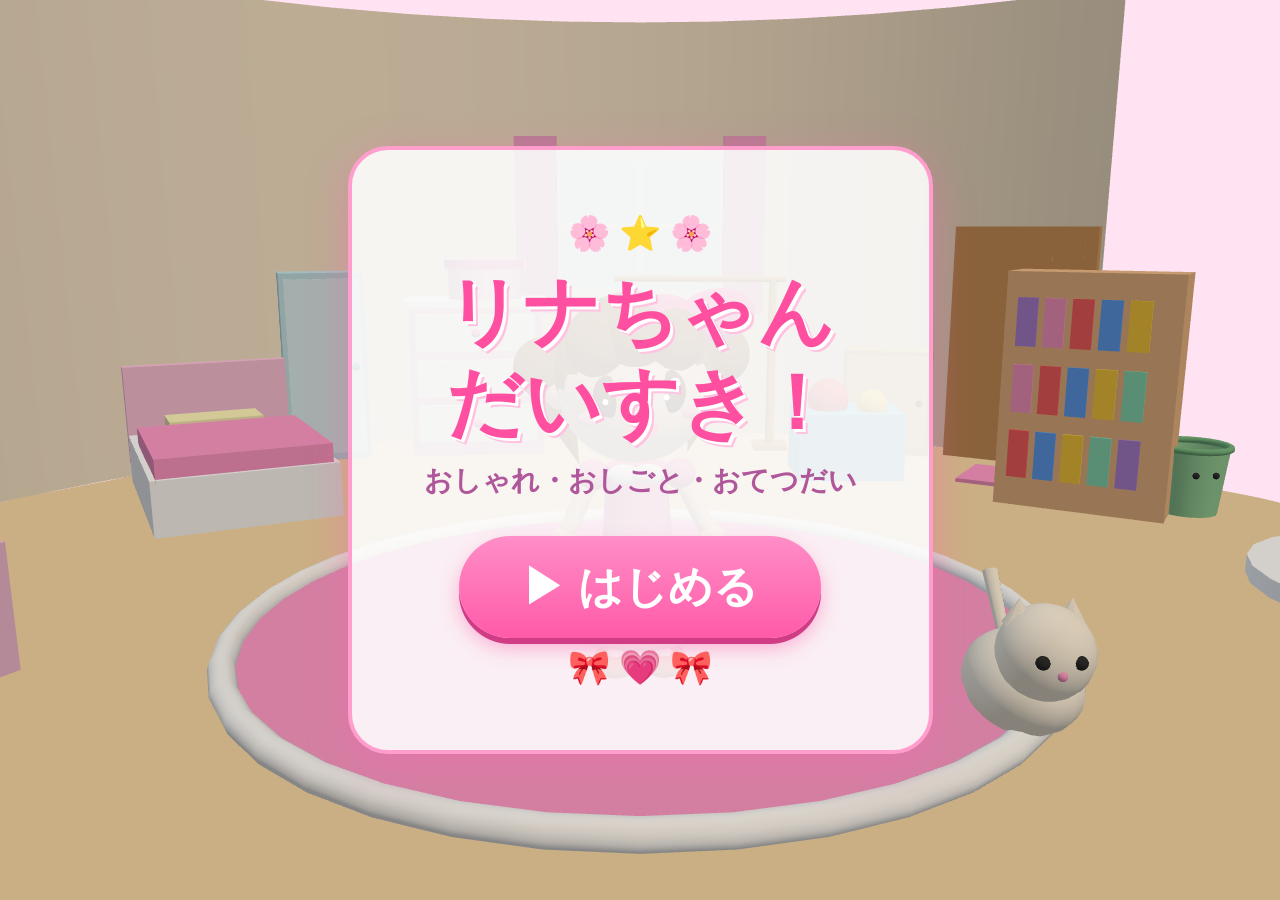
<file: rikachan-3d-game/index.html>
<!DOCTYPE html>
<html lang="ja">
<head>
<meta charset="UTF-8">
<meta name="viewport" content="width=device-width, initial-scale=1.0, maximum-scale=1.0, user-scalable=no, viewport-fit=cover">
<meta name="apple-mobile-web-app-capable" content="yes">
<meta name="apple-mobile-web-app-status-bar-style" content="black-translucent">
<meta name="mobile-web-app-capable" content="yes">
<title>リナちゃん だいすき！ おしゃれ・おしごと・おてつだい</title>
<link rel="icon" href="data:image/svg+xml,<svg xmlns=%22http://www.w3.org/2000/svg%22 viewBox=%220 0 100 100%22><text y=%22.9em%22 font-size=%2290%22>🎀</text></svg>">
<link rel="stylesheet" href="css/style.css">
</head>
<body>
<div id="game-root">
  <canvas id="game-canvas"></canvas>

  <!-- ===== タイトル画面 ===== -->
  <div id="screen-title" class="screen">
    <div class="title-box">
      <div class="title-deco">🌸 ⭐ 🌸</div>
      <h1 class="title-main">リナちゃん<br>だいすき！</h1>
      <div class="title-sub">おしゃれ・おしごと・おてつだい</div>
      <button id="btn-start" class="big-btn pulse">▶ はじめる</button>
      <div class="title-deco">🎀 💗 🎀</div>
    </div>
  </div>

  <!-- ===== 上部バー ===== -->
  <div id="topbar" class="hidden">
    <div id="coin-box" class="chip">💗 <span id="coin-count">0</span></div>
    <div id="stamp-box" class="chip">📖 <span id="stamp-count">0</span></div>
    <div class="chip-spacer"></div>
    <button id="btn-voice" class="chip chip-btn">🗣️</button>
    <button id="btn-sound" class="chip chip-btn">🔊</button>
    <button id="btn-home" class="chip chip-btn">🏠</button>
  </div>

  <!-- ===== 下部ナビ（おうち） ===== -->
  <div id="homenav" class="hidden">
    <button class="nav-btn" data-nav="dressup"><span class="nav-icon">👗</span><span class="nav-label">おしゃれ</span></button>
    <button class="nav-btn" data-nav="jobs"><span class="nav-icon">🍰</span><span class="nav-label">おしごと</span></button>
    <button class="nav-btn" data-nav="help"><span class="nav-icon">🧹</span><span class="nav-label">おてつだい</span></button>
  </div>

  <!-- ===== サブメニュー（おしごと／おてつだい えらび） ===== -->
  <div id="submenu" class="overlay hidden">
    <div class="submenu-box">
      <div id="submenu-title" class="submenu-title">どれにする？</div>
      <div id="submenu-cards" class="submenu-cards"></div>
      <button id="submenu-close" class="round-btn">✖</button>
    </div>
  </div>

  <!-- ===== きせかえUI ===== -->
  <div id="dressup-ui" class="hidden">
    <div id="dressup-tabs"></div>
    <div id="dressup-items"></div>
    <button id="btn-dress-done" class="big-btn done-btn">✨ きめた！</button>
  </div>

  <!-- ===== ミニゲーム共通UI ===== -->
  <div id="minigame-ui" class="hidden">
    <div id="mg-guide" class="mg-guide hidden"></div>
    <div id="mg-toolbar" class="hidden"></div>
    <button id="mg-action" class="big-btn done-btn hidden">かんせい！</button>
  </div>

  <!-- ===== スキップボタン ===== -->
  <button id="btn-skip" class="skip-btn hidden">スキップ ▶▶</button>

  <!-- ===== ハンコぽん 演出 ===== -->
  <div id="stampanim" class="overlay hidden">
    <div class="stampanim-box">
      <div class="submenu-title">すたんぷカード</div>
      <div id="sa-grid"></div>
      <div id="sa-hanko"><div class="hanko-grip"></div><div class="hanko-base"></div></div>
      <div id="sa-pon" class="hidden">ポン！</div>
    </div>
  </div>

  <!-- ===== ほめポップアップ ===== -->
  <div id="praise" class="hidden"><span id="praise-text">すごーい！</span></div>

  <!-- ===== ごほうび画面 ===== -->
  <div id="reward" class="overlay hidden">
    <div class="reward-box">
      <div id="reward-stars">⭐⭐⭐</div>
      <div id="reward-text">よくできました！</div>
      <div id="reward-coins">💗 +3</div>
      <button id="reward-ok" class="big-btn pulse">やったー！</button>
    </div>
  </div>

  <!-- ===== スタンプカード ===== -->
  <div id="stampcard" class="overlay hidden">
    <div class="stamp-box">
      <div class="submenu-title">すたんぷカード</div>
      <div id="stamp-grid"></div>
      <div id="stamp-hint">10こ あつめると プレゼント！</div>
      <button id="stamp-close" class="round-btn">✖</button>
    </div>
  </div>

  <!-- ===== プレゼント演出 ===== -->
  <div id="present" class="overlay hidden">
    <div class="present-box">
      <div id="present-gift" class="present-gift">🎁</div>
      <div id="present-text" class="hidden">あたらしい おようふく！</div>
      <button id="present-ok" class="big-btn hidden">わーい！</button>
    </div>
  </div>
</div>

<script src="lib/three.min.js"></script>
<script src="js/audio.js"></script>
<script src="js/save.js"></script>
<script src="js/seq.js"></script>
<script src="js/ui.js"></script>
<script src="js/character.js"></script>
<script src="js/world.js"></script>
<script src="js/props.js"></script>
<script src="js/rewards.js"></script>
<script src="js/dressup.js"></script>
<script src="js/jobs.js"></script>
<script src="js/help.js"></script>
<script src="js/travel.js"></script>
<script src="js/main.js"></script>
</body>
</html>
</file>
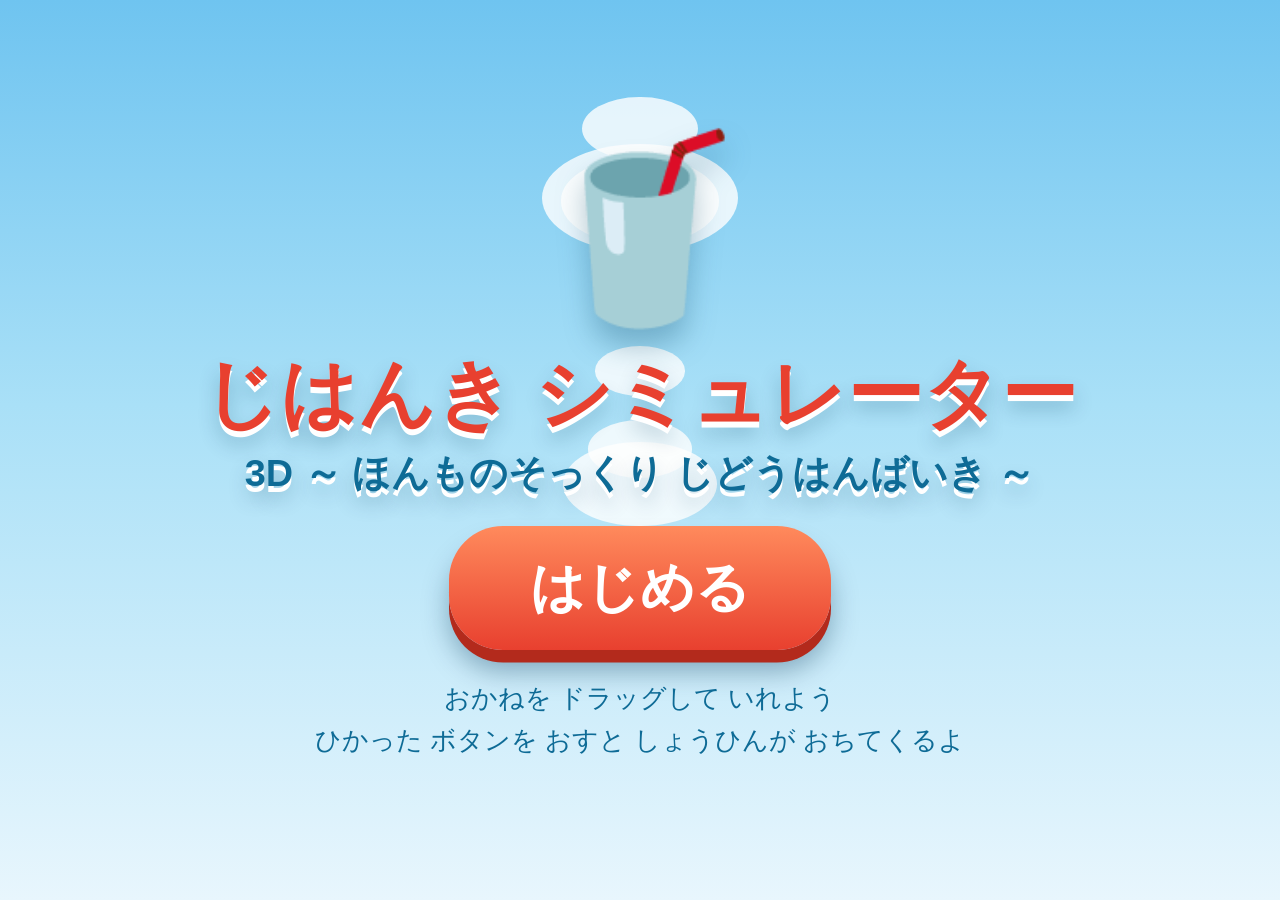
<file: vending-machine-3d/index.html>
<!DOCTYPE html>
<html lang="ja">
<head>
<meta charset="UTF-8">
<meta name="viewport" content="width=device-width, initial-scale=1.0, maximum-scale=1.0, user-scalable=no, viewport-fit=cover">
<meta name="apple-mobile-web-app-capable" content="yes">
<meta name="apple-mobile-web-app-status-bar-style" content="black-translucent">
<meta name="mobile-web-app-capable" content="yes">
<meta name="theme-color" content="#0e3b52">
<title>じはんき シミュレーター 3D</title>
<style>
  *, *::before, *::after {
    margin:0; padding:0; box-sizing:border-box;
    -webkit-tap-highlight-color:transparent; -webkit-touch-callout:none;
    -webkit-user-select:none; user-select:none;
  }
  html, body {
    width:100%; height:100%; overflow:hidden; position:fixed;
    background:#0e3b52; touch-action:none; overscroll-behavior:none;
    font-family:'Hiragino Maru Gothic ProN','ヒラギノ丸ゴ ProN W4','M PLUS Rounded 1c','Yu Gothic','Meiryo',sans-serif;
  }
  #game-canvas { position:absolute; inset:0; width:100%; height:100%; display:block; touch-action:none; }

  /* =================== タイトル =================== */
  #title-screen {
    position:absolute; inset:0; z-index:60; overflow:hidden;
    background:linear-gradient(180deg,#6fc4f0 0%,#a9e0f7 45%,#e8f6fd 100%);
    display:flex; flex-direction:column; align-items:center; justify-content:center;
    gap:3.2vmin; transition:opacity .55s ease;
  }
  #title-screen.hidden { opacity:0; pointer-events:none; }
  #title-logo {
    font-size:8.4vmin; font-weight:bold; color:#e8402f; text-align:center; line-height:1.25;
    text-shadow:0 .7vmin 0 #fff, 0 1.3vmin 2.2vmin rgba(0,60,90,.30); z-index:2;
  }
  #title-logo .sub { display:block; font-size:4.2vmin; color:#0e6b96; margin-top:1vmin; }
  #title-art { font-size:20vmin; line-height:1; z-index:2; animation:bob 2.4s ease-in-out infinite;
               filter:drop-shadow(0 2vmin 1.6vmin rgba(0,60,90,.28)); }
  @keyframes bob { 0%,100%{transform:translateY(0) rotate(-3deg);} 50%{transform:translateY(-2.4vmin) rotate(3deg);} }
  #start-btn {
    font-family:inherit; font-size:6vmin; font-weight:bold; color:#fff; border:none; cursor:pointer;
    background:linear-gradient(180deg,#ff8a5c,#e8402f); border-radius:6vmin; padding:2.8vmin 9vmin;
    box-shadow:0 1.4vmin 0 #b32a1c, 0 2.4vmin 3vmin rgba(0,50,80,.35); z-index:2;
    animation:pulse 1.5s ease-in-out infinite;
  }
  @keyframes pulse { 0%,100%{transform:scale(1);} 50%{transform:scale(1.06);} }
  #start-btn:active { transform:translateY(1vmin) scale(.98); box-shadow:0 .4vmin 0 #b32a1c; }
  #title-note { font-size:2.9vmin; color:#0e6b96; z-index:2; text-align:center; line-height:1.6; }
  .cloud { position:absolute; background:#fff; border-radius:50%; opacity:.8; animation:drift linear infinite; }
  @keyframes drift { from{transform:translateX(-40vw);} to{transform:translateX(140vw);} }

  /* =================== HUD =================== */
  #hud {
    position:absolute; inset:0; z-index:20; pointer-events:none;
    opacity:0; transition:opacity .5s;
  }
  #hud.visible { opacity:1; }

  /* ほし */
  #stars {
    position:absolute;
    top:calc(env(safe-area-inset-top,0px) + 1.4vmin);
    left:calc(env(safe-area-inset-left,0px) + 1.6vmin);
    background:rgba(255,255,255,.90); border-radius:99px;
    padding:.9vmin 2.6vmin .9vmin 1.6vmin;
    display:flex; align-items:center; gap:1vmin;
    font-size:4.2vmin; font-weight:bold; color:#c77b00;
    box-shadow:0 .6vmin 1.4vmin rgba(0,0,0,.18);
  }
  #stars.pop { animation:starPop .5s ease; }
  @keyframes starPop { 0%{transform:scale(1);} 40%{transform:scale(1.25);} 100%{transform:scale(1);} }

  /* いまのきんがく */
  #credit-chip {
    position:absolute;
    top:calc(env(safe-area-inset-top,0px) + 1.4vmin);
    left:50%; transform:translateX(-50%);
    background:rgba(10,18,24,.86); border:.35vmin solid rgba(120,255,150,.5);
    border-radius:99px; padding:.9vmin 3vmin;
    font-size:4.2vmin; font-weight:bold; color:#5cff86;
    text-shadow:0 0 1.6vmin rgba(60,255,120,.7);
    box-shadow:0 .6vmin 1.4vmin rgba(0,0,0,.24);
    white-space:nowrap;
  }

  /* みぎの道具ボタン */
  #tools {
    position:absolute;
    top:calc(env(safe-area-inset-top,0px) + 8.5vmin);
    right:calc(env(safe-area-inset-right,0px) + 1.6vmin);
    display:flex; flex-direction:column; gap:1.4vmin; pointer-events:auto;
  }
  .tool {
    width:11.5vmin; height:11.5vmin; max-width:76px; max-height:76px;
    border:none; border-radius:3.4vmin; cursor:pointer;
    background:rgba(255,255,255,.92); color:#0e3b52;
    display:flex; flex-direction:column; align-items:center; justify-content:center;
    gap:.2vmin; font-family:inherit; font-weight:bold;
    box-shadow:0 .8vmin 0 rgba(0,0,0,.18), 0 1.2vmin 2vmin rgba(0,0,0,.16);
    transition:transform .12s, background .2s;
  }
  .tool .ic { font-size:4.6vmin; line-height:1; }
  .tool .tx { font-size:2.2vmin; line-height:1; }
  .tool:active { transform:translateY(.6vmin); box-shadow:0 .2vmin 0 rgba(0,0,0,.18); }
  .tool.on { background:linear-gradient(180deg,#ffe27a,#ffc93c); color:#6b4a00;
             box-shadow:0 .8vmin 0 #c99a10, 0 1.2vmin 2vmin rgba(0,0,0,.18); }
  .tool.hide { display:none; }
  .tool.attn { animation:attn 1.1s ease-in-out infinite; }
  @keyframes attn { 0%,100%{transform:scale(1);} 50%{transform:scale(1.10);} }

  /* ヒント */
  #hint {
    position:absolute; left:50%; transform:translateX(-50%);
    bottom:calc(env(safe-area-inset-bottom,0px) + 23%);
    background:rgba(255,255,255,.94); color:#123; border-radius:99px;
    padding:1.4vmin 4vmin; font-size:3.9vmin; font-weight:bold;
    box-shadow:0 .8vmin 1.8vmin rgba(0,0,0,.22);
    max-width:min(88vw, 620px); text-align:center; line-height:1.35;
    transition:opacity .3s, transform .3s;
  }
  #hint.dim { opacity:0; transform:translateX(-50%) translateY(1.2vmin); }
  #hint .accent { color:#e8402f; }

  /* まんなかのおしらせ */
  #toast {
    position:absolute; left:50%; top:38%; transform:translate(-50%,-50%) scale(.8);
    background:rgba(255,255,255,.96); border-radius:5vmin;
    padding:2.4vmin 6vmin; font-size:6vmin; font-weight:bold; color:#e8402f;
    box-shadow:0 1.4vmin 3vmin rgba(0,0,0,.28);
    opacity:0; pointer-events:none; transition:opacity .25s, transform .25s;
    text-align:center; line-height:1.3;
  }
  #toast.show { opacity:1; transform:translate(-50%,-50%) scale(1); }

  /* おしごとモードの帯 */
  #work-banner {
    position:absolute; left:50%; transform:translateX(-50%);
    top:calc(env(safe-area-inset-top,0px) + 9vmin);
    background:linear-gradient(180deg,#ffd84a,#ffb300); color:#5a3d00;
    border-radius:99px; padding:1vmin 3.4vmin; font-size:3.4vmin; font-weight:bold;
    box-shadow:0 .8vmin 1.6vmin rgba(0,0,0,.22); display:none; white-space:nowrap;
  }
  #work-banner.show { display:block; }

  /* うりあげの表示 */
  #sales-chip {
    position:absolute;
    top:calc(env(safe-area-inset-top,0px) + 1.4vmin);
    left:calc(env(safe-area-inset-left,0px) + 1.6vmin);
    background:rgba(255,255,255,.92); border-radius:99px;
    padding:.9vmin 2.4vmin; font-size:3.4vmin; font-weight:bold; color:#0e6b96;
    box-shadow:0 .6vmin 1.4vmin rgba(0,0,0,.18); display:none; white-space:nowrap;
  }
  #sales-chip.show { display:block; }

  /* 横画面がせまいときの調整 */
  @media (orientation:landscape) and (max-height:520px) {
    #hint { font-size:4.6vmin; }
    .tool { width:13vmin; height:13vmin; }
    .tool .ic { font-size:5.4vmin; }
    .tool .tx { font-size:2.5vmin; }
  }
</style>
</head>
<body>
<canvas id="game-canvas"></canvas>

<!-- ============ HUD ============ -->
<div id="hud">
  <div id="stars"><span>⭐</span><span id="star-count">0</span></div>
  <div id="sales-chip">うりあげ <span id="sales-count">0</span>えん</div>
  <div id="credit-chip">0えん</div>
  <div id="work-banner">🔧 おしごとモード</div>

  <div id="tools">
    <button class="tool" id="btn-switch"><span class="ic">🔁</span><span class="tx">きりかえ</span></button>
    <button class="tool" id="btn-xray"><span class="ic">👀</span><span class="tx">なかを みる</span></button>
    <button class="tool on" id="btn-help"><span class="ic">🤝</span><span class="tx">おてつだい</span></button>
    <button class="tool" id="btn-work"><span class="ic">🔧</span><span class="tx">おしごと</span></button>
    <button class="tool" id="btn-sound"><span class="ic">🔊</span><span class="tx">おと</span></button>
    <button class="tool hide" id="btn-trash"><span class="ic">🗑️</span><span class="tx">すてる</span></button>
  </div>

  <div id="hint">おかねを いれてね</div>
  <div id="toast"></div>
</div>

<!-- ============ タイトル ============ -->
<div id="title-screen">
  <div id="title-art">🥤</div>
  <div id="title-logo">じはんき シミュレーター<span class="sub">3D  ～ ほんものそっくり じどうはんばいき ～</span></div>
  <button id="start-btn">はじめる</button>
  <div id="title-note">おかねを ドラッグして いれよう<br>ひかった ボタンを おすと しょうひんが おちてくるよ</div>
</div>

<script src="lib/three.min.js"></script>
<script src="src/util.js"></script>
<script src="src/audio.js"></script>
<script src="src/products.js"></script>
<script src="src/machine_parts.js"></script>
<script src="src/machine_base.js"></script>
<script src="src/machine_drink.js"></script>
<script src="src/machine_snack.js"></script>
<script src="src/money.js"></script>
<script src="src/world.js"></script>
<script src="src/consume.js"></script>
<script src="src/restock.js"></script>
<script src="src/ui.js"></script>
<script src="src/main.js"></script>
</body>
</html>
</file>
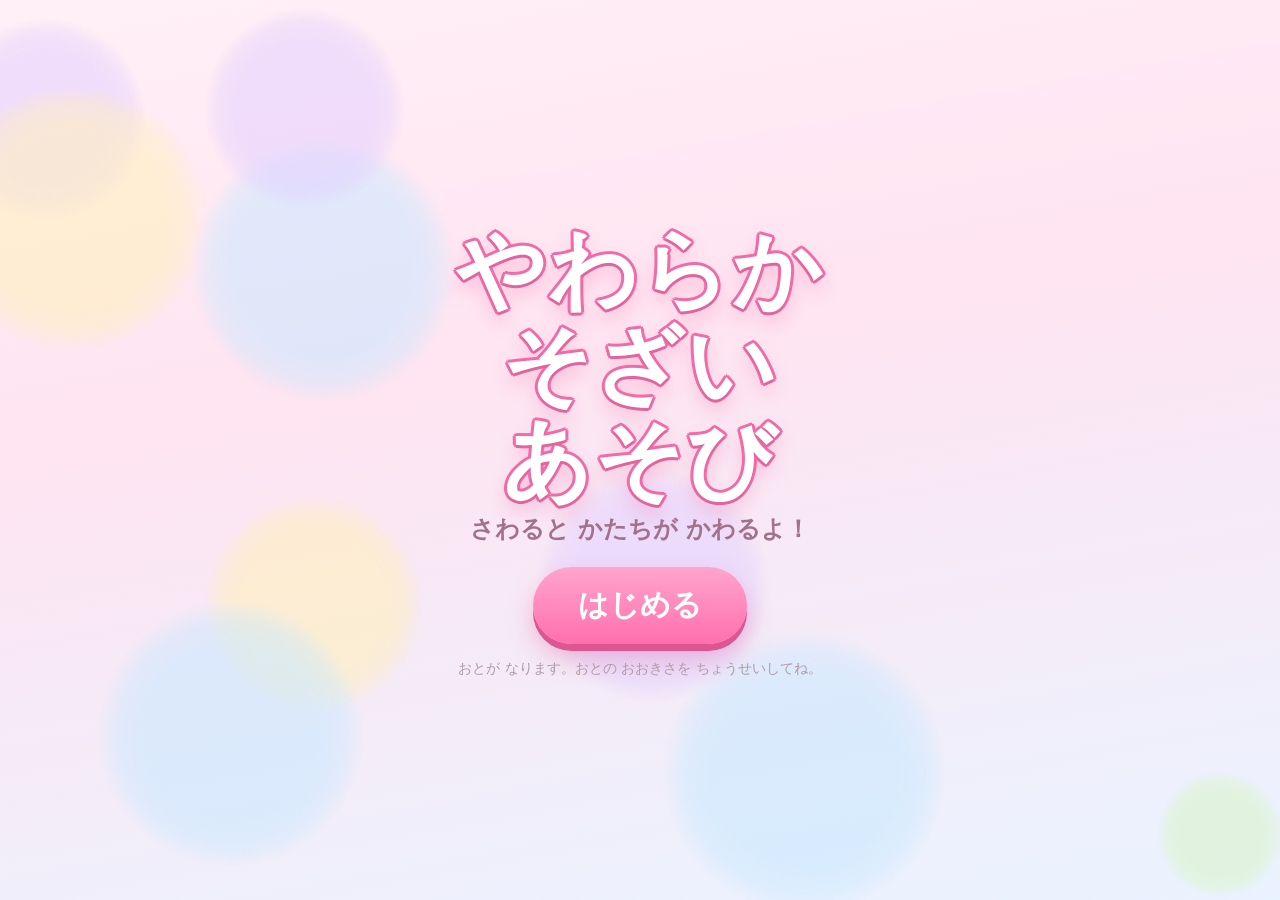
<file: yawaraka-asobi/index.html>
<!doctype html>
<html lang="ja">
<head>
<meta charset="utf-8">
<meta name="viewport" content="width=device-width, initial-scale=1, maximum-scale=1, minimum-scale=1, user-scalable=no, viewport-fit=cover">
<meta name="apple-mobile-web-app-capable" content="yes">
<meta name="mobile-web-app-capable" content="yes">
<meta name="apple-mobile-web-app-title" content="やわらかあそび">
<meta name="apple-mobile-web-app-status-bar-style" content="black-translucent">
<meta name="theme-color" content="#ffe9f4">
<meta name="format-detection" content="telephone=no">
<meta name="description" content="4さいのおともだちのための、12しゅるいの やわらかそざい シミュレーター。ねんど・スライム・おみず・すな…さわって かたちが かわるよ！">
<title>やわらか そざい あそび</title>
<link rel="manifest" href="manifest.webmanifest">
<link rel="apple-touch-icon" href="assets/icon.svg">
<link rel="icon" href="assets/icon.svg" type="image/svg+xml">
<link rel="stylesheet" href="css/style.css">
</head>
<body>
<div id="app">

  <!-- ============ タイトル ============ -->
  <section id="screenTitle" class="screen is-on">
    <canvas id="titleCv" class="title-cv" aria-hidden="true"></canvas>
    <div class="title-inner">
      <h1 class="title-logo">
        <span class="l l1">や</span><span class="l l2">わ</span><span class="l l3">ら</span><span class="l l4">か</span>
        <br>
        <span class="l l5">そ</span><span class="l l6">ざ</span><span class="l l7">い</span>
        <br>
        <span class="l l8">あ</span><span class="l l9">そ</span><span class="l l10">び</span>
      </h1>
      <p class="title-sub">さわると かたちが かわるよ！</p>
      <button id="btnStart" class="big-btn" type="button">はじめる</button>
      <p class="title-note">おとが なります。おとの おおきさを ちょうせいしてね。</p>
    </div>
  </section>

  <!-- ============ そざいえらび ============ -->
  <section id="screenPicker" class="screen">
    <header class="picker-head">
      <h2 class="picker-title">どれで あそぶ？</h2>
      <div class="star-chip"><span class="st">⭐</span><b id="starCountPicker">0</b></div>
    </header>
    <div id="pickerGrid" class="picker-grid"></div>
    <p class="picker-foot">ゆびで さわったり、ながく おしたり、２ほんゆびで ひっぱったり…！</p>
  </section>

  <!-- ============ あそぶ ============ -->
  <section id="screenPlay" class="screen screen-play">
    <div id="topbar" class="bar bar-top">
      <button class="icon-btn" id="btnHome" type="button"><span>🏠</span><i>おうち</i></button>
      <div class="mat-badge"><span id="matEmoji">🟡</span><b id="matName">ねんど</b></div>
      <div class="spacer"></div>
      <div class="star-chip mini"><span class="st">⭐</span><b id="starCount">0</b></div>
      <button class="icon-btn" id="btnPhoto" type="button"><span>📷</span><i>しゃしん</i></button>
      <button class="icon-btn" id="btnReset" type="button"><span>🔄</span><i>さいしょ</i></button>
      <button class="icon-btn" id="btnGear" type="button"><span>⚙️</span><i>せってい</i></button>
    </div>

    <div id="stage">
      <canvas id="cv"></canvas>
      <div id="mascot" class="mascot" aria-hidden="true">
        <div class="mascot-bubble" id="mascotSay">ぷにぷに！</div>
        <div class="mascot-body"><div class="m-eye l"></div><div class="m-eye r"></div><div class="m-mouth"></div><div class="m-cheek l"></div><div class="m-cheek r"></div></div>
      </div>
      <button id="btnMagic" class="magic-btn" type="button" aria-label="まほう">✨</button>
      <div id="hintBubble" class="hint-bubble"></div>
      <div id="toast" class="toast"></div>
    </div>

    <div id="toolbar" class="bar bar-tools"></div>
    <div id="colorbar" class="bar bar-colors"></div>
  </section>

  <!-- ============ せってい ============ -->
  <div id="sheetWrap" class="overlay">
    <div class="sheet">
      <h3>せってい</h3>
      <div class="row"><label>おと</label><input id="setVol" type="range" min="0" max="100" value="70"></div>
      <div class="row"><label>おんがく</label><button class="tgl" id="setBgm" type="button">ON</button></div>
      <div class="row"><label>ぶるぶる</label><button class="tgl" id="setHap" type="button">ON</button></div>
      <div class="row"><label>むじゅうりょく</label><button class="tgl off" id="setZeroG" type="button">OFF</button></div>
      <div class="row"><label>スローモーション</label><button class="tgl off" id="setSlow" type="button">OFF</button></div>
      <div class="row"><label>そざいの りょう</label><input id="setAmount" type="range" min="40" max="160" value="100"></div>
      <div class="row"><label>きれいさ</label><button class="tgl" id="setQuality" type="button">たかい</button></div>
      <div class="row small"><label>ヒント</label><button class="tgl" id="setHint" type="button">ON</button></div>
      <button class="big-btn small" id="sheetClose" type="button">とじる</button>
    </div>
  </div>

  <!-- ============ しゃしん ============ -->
  <div id="photoWrap" class="overlay">
    <div class="photo-box">
      <img id="photoImg" alt="とったしゃしん">
      <div class="photo-btns">
        <a id="photoSave" class="big-btn small" download="yawaraka.png">ほぞん</a>
        <button class="big-btn small ghost" id="photoClose" type="button">とじる</button>
      </div>
      <p class="photo-note">ほぞんできないときは、しゃしんを ながおし してね</p>
    </div>
  </div>

  <!-- ============ レベルアップ ============ -->
  <div id="levelWrap" class="overlay levelup">
    <div class="level-box">
      <div class="level-star">⭐</div>
      <h3 id="levelTitle">レベルアップ！</h3>
      <p id="levelText">あたらしい いろが ふえたよ！</p>
      <button class="big-btn small" id="levelClose" type="button">やったー！</button>
    </div>
  </div>

</div>

<script src="js/core/util.js"></script>
<script src="js/core/system.js"></script>
<script src="js/core/audio.js"></script>
<script src="js/core/input.js"></script>
<script src="js/core/sprites.js"></script>
<script src="js/core/fx.js"></script>
<script src="js/sim/pbd.js"></script>
<script src="js/sim/grid.js"></script>
<script src="js/sim/bubbles.js"></script>
<script src="js/sim/fibers.js"></script>
<script src="js/materials/materials.js"></script>
<script src="js/scenes/scene-pbd.js"></script>
<script src="js/scenes/scene-grid.js"></script>
<script src="js/scenes/scene-bubble.js"></script>
<script src="js/scenes/scene-fiber.js"></script>
<script src="js/ui.js"></script>
<script src="js/game.js"></script>
<script src="js/main.js"></script>
</body>
</html>
</file>
<file: jangarian-story-3d/css/style.css>
/* ================= じゃんがりあん ものがたり ================= */
* {
  margin: 0;
  padding: 0;
  box-sizing: border-box;
  -webkit-tap-highlight-color: transparent;
  -webkit-touch-callout: none;
  -webkit-user-select: none;
  user-select: none;
}

html, body {
  width: 100%;
  height: 100%;
  overflow: hidden;
  position: fixed;
  touch-action: none;
  background: #9fd9ff;
  font-family: "Hiragino Maru Gothic ProN", "M PLUS Rounded 1c",
    "Rounded Mplus 1c", "BIZ UDGothic", "Yu Gothic", sans-serif;
}

#app, #app canvas {
  position: fixed;
  inset: 0;
  width: 100%;
  height: 100%;
  display: block;
}

.hidden { display: none !important; }

/* ---------------- HUD ---------------- */
#hud {
  position: fixed;
  top: calc(env(safe-area-inset-top, 0px) + 10px);
  left: 0;
  right: 0;
  display: flex;
  justify-content: space-between;
  align-items: flex-start;
  padding: 0 calc(env(safe-area-inset-right, 0px) + 10px)
             0 calc(env(safe-area-inset-left, 0px) + 10px);
  pointer-events: none;
  z-index: 20;
}

#hud-left {
  display: flex;
  flex-direction: column;
  gap: 6px;
  align-items: flex-start;
}

#hud-right {
  display: flex;
  flex-direction: column;
  gap: 8px;
  pointer-events: auto;
}

.hud-chip {
  display: flex;
  align-items: center;
  gap: 6px;
  background: rgba(255, 255, 255, 0.88);
  border: 3px solid #ffb85c;
  border-radius: 999px;
  padding: 4px 14px 4px 8px;
  font-size: 22px;
  font-weight: bold;
  color: #7a4a12;
  box-shadow: 0 3px 0 rgba(160, 100, 20, 0.25);
  transition: transform 0.15s;
}

.hud-chip.bump { transform: scale(1.25); }

.chip-icon { font-size: 24px; }

#chip-pouch .pdot {
  display: inline-block;
  width: 13px;
  height: 13px;
  border-radius: 50%;
  background: #e8ddcf;
  margin-right: 3px;
  border: 2px solid #c9b99f;
  vertical-align: middle;
}

#chip-pouch .pdot.full {
  background: #6b4a2a;
  border-color: #ffb85c;
}

/* ---------------- buttons ---------------- */
.round-btn {
  pointer-events: auto;
  border: none;
  border-radius: 50%;
  width: 68px;
  height: 68px;
  font-size: 32px;
  background: #fff;
  border: 4px solid #ffb85c;
  box-shadow: 0 5px 0 rgba(160, 100, 20, 0.35);
  color: #7a4a12;
  cursor: pointer;
  transition: transform 0.1s;
  display: flex;
  align-items: center;
  justify-content: center;
  line-height: 1;
}

.round-btn:active { transform: scale(0.88); box-shadow: 0 2px 0 rgba(160,100,20,0.35); }

.small-btn { width: 54px; height: 54px; font-size: 26px; }

.big-btn {
  width: 108px;
  height: 108px;
  font-size: 26px;
  font-weight: bold;
  background: #ffd93b;
  border-color: #ff9a3b;
  color: #8a4b00;
}

#controls {
  position: fixed;
  left: 0;
  right: 0;
  bottom: calc(env(safe-area-inset-bottom, 0px) + 14px);
  display: flex;
  justify-content: space-between;
  align-items: flex-end;
  padding: 0 calc(env(safe-area-inset-right, 0px) + 14px)
             0 calc(env(safe-area-inset-left, 0px) + 14px);
  pointer-events: none;
  z-index: 20;
}

#controls-left {
  display: flex;
  flex-direction: column;
  gap: 12px;
}

#controls-right {
  display: flex;
  align-items: flex-end;
}

/* ---------------- banner ---------------- */
#banner {
  position: fixed;
  bottom: calc(env(safe-area-inset-bottom, 0px) + 142px);
  left: 50%;
  transform: translateX(-50%);
  background: rgba(255, 255, 255, 0.92);
  border: 3px solid #7ec8ff;
  color: #1c6aa8;
  border-radius: 22px;
  padding: 8px 18px;
  font-size: 19px;
  font-weight: bold;
  text-align: center;
  z-index: 19;
  pointer-events: none;
  animation: banner-in 0.35s ease-out;
  max-width: min(56vw, 460px);
  line-height: 1.35;
}

@keyframes banner-in {
  from { transform: translateX(-50%) translateY(24px); opacity: 0; }
  to   { transform: translateX(-50%) translateY(0); opacity: 1; }
}

/* ---------------- big message ---------------- */
#big-msg {
  position: fixed;
  top: 34%;
  left: 50%;
  transform: translate(-50%, -50%);
  font-size: clamp(40px, 9vw, 76px);
  font-weight: bold;
  color: #fff;
  text-shadow:
    0 0 0 #fff,
    -3px -3px 0 #ff8330, 3px -3px 0 #ff8330,
    -3px 3px 0 #ff8330, 3px 3px 0 #ff8330,
    0 7px 14px rgba(120, 60, 0, 0.4);
  z-index: 30;
  pointer-events: none;
  white-space: nowrap;
  animation: big-pop 0.45s cubic-bezier(0.2, 2.2, 0.4, 1);
}

@keyframes big-pop {
  from { transform: translate(-50%, -50%) scale(0.2); }
  to   { transform: translate(-50%, -50%) scale(1); }
}

#big-msg.fade-out { opacity: 0; transition: opacity 0.5s; }

/* ---------------- toast ---------------- */
#toast {
  position: fixed;
  bottom: calc(env(safe-area-inset-bottom, 0px) + 290px);
  left: 50%;
  transform: translateX(-50%);
  background: rgba(90, 50, 140, 0.92);
  color: #fff;
  border-radius: 18px;
  padding: 10px 20px;
  font-size: 20px;
  font-weight: bold;
  z-index: 30;
  pointer-events: none;
  white-space: nowrap;
  animation: banner-in 0.3s ease-out;
}

/* ---------------- wheel gauge ---------------- */
#gauge-wrap {
  position: fixed;
  bottom: calc(env(safe-area-inset-bottom, 0px) + 216px);
  left: 50%;
  transform: translateX(-50%);
  width: min(56vw, 380px);
  z-index: 25;
  pointer-events: none;
  text-align: center;
}

#gauge-label {
  font-size: 24px;
  font-weight: bold;
  color: #fff;
  text-shadow: -2px -2px 0 #f66, 2px -2px 0 #f66, -2px 2px 0 #f66, 2px 2px 0 #f66;
  margin-bottom: 6px;
}

#gauge-bar {
  height: 26px;
  background: rgba(255, 255, 255, 0.85);
  border: 4px solid #ff7ab8;
  border-radius: 999px;
  overflow: hidden;
}

#gauge-fill {
  height: 100%;
  width: 0%;
  border-radius: 999px;
  background: linear-gradient(90deg, #ffd93b, #ff8b3b, #ff5c8a);
  transition: width 0.12s linear;
}

/* ---------------- wheel tap hint ---------------- */
#tap-hint {
  position: fixed;
  left: 50%;
  top: 52%;
  transform: translate(-50%, -50%);
  z-index: 26;
  pointer-events: none;
  display: flex;
  flex-direction: column;
  align-items: center;
  gap: 2px;
}

#tap-hand {
  font-size: 88px;
  animation: tap-pulse 0.8s ease-in-out infinite;
  filter: drop-shadow(0 4px 6px rgba(0, 0, 0, 0.35));
}

#tap-word {
  font-size: 30px;
  font-weight: bold;
  color: #fff;
  text-shadow: -2px -2px 0 #ff5c8a, 2px -2px 0 #ff5c8a,
               -2px 2px 0 #ff5c8a, 2px 2px 0 #ff5c8a;
}

@keyframes tap-pulse {
  0%, 100% { transform: scale(1) translateY(0); }
  45% { transform: scale(0.72) translateY(10px); }
}

/* ---------------- title screen ---------------- */
#title-screen {
  position: fixed;
  inset: 0;
  z-index: 50;
  display: flex;
  align-items: center;
  justify-content: center;
  background:
    radial-gradient(circle at 22% 20%, rgba(255,255,255,0.75) 0 34px, transparent 36px),
    radial-gradient(circle at 78% 14%, rgba(255,255,255,0.65) 0 26px, transparent 28px),
    radial-gradient(circle at 60% 78%, rgba(255,255,200,0.5) 0 40px, transparent 42px),
    linear-gradient(#8fd4ff 0%, #bfeaff 55%, #b7ecb0 100%);
  transition: opacity 0.6s;
}

#title-screen.fade-out { opacity: 0; pointer-events: none; }

#title-card {
  text-align: center;
  padding: 26px 34px;
  background: rgba(255, 255, 255, 0.78);
  border: 5px solid #ffb85c;
  border-radius: 36px;
  box-shadow: 0 10px 0 rgba(160, 100, 20, 0.25);
  max-width: 90vw;
}

#title-hamster {
  font-size: clamp(64px, 16vw, 110px);
  animation: hop 1.4s ease-in-out infinite;
}

@keyframes hop {
  0%, 100% { transform: translateY(0) rotate(-4deg); }
  50% { transform: translateY(-16px) rotate(4deg); }
}

#title-logo {
  display: flex;
  flex-direction: column;
  gap: 2px;
  font-size: clamp(30px, 8vw, 54px);
  color: #a05a10;
  text-shadow: 2px 3px 0 #ffe1a8;
  margin: 6px 0 10px;
  line-height: 1.15;
}

#title-sub {
  font-size: clamp(16px, 4vw, 22px);
  color: #4a8a3a;
  font-weight: bold;
  margin-bottom: 18px;
}

#btn-start {
  font-family: inherit;
  font-size: clamp(24px, 6vw, 34px);
  font-weight: bold;
  color: #fff;
  background: linear-gradient(#ffa03b, #ff7b1a);
  border: none;
  border-radius: 999px;
  padding: 16px 46px;
  box-shadow: 0 7px 0 #c85a08;
  cursor: pointer;
  animation: pulse 1.6s ease-in-out infinite;
}

#btn-start:active { transform: translateY(4px); box-shadow: 0 3px 0 #c85a08; }

@keyframes pulse {
  0%, 100% { transform: scale(1); }
  50% { transform: scale(1.06); }
}

#title-note {
  margin-top: 14px;
  font-size: 15px;
  color: #888;
  font-weight: bold;
}
</file>
<file: rikachan-3d-game/css/style.css>
/* ================================================================
   リナちゃん だいすき！ — スタイル
   iPad / iPhone 縦横両対応・4さい向け 大きなボタンUI
   ================================================================ */
* { margin: 0; padding: 0; box-sizing: border-box; -webkit-tap-highlight-color: transparent; }

html, body {
  width: 100%; height: 100%;
  overflow: hidden;
  position: fixed;
  touch-action: none;
  -webkit-user-select: none; user-select: none;
  -webkit-touch-callout: none;
  font-family: "Hiragino Maru Gothic ProN", "BIZ UDPGothic", "Yu Gothic", "Meiryo", sans-serif;
  background: #ffd9ec;
}

#game-root { position: fixed; inset: 0; }
#game-canvas { position: absolute; inset: 0; width: 100%; height: 100%; display: block; }

.hidden { display: none !important; }

/* ---------- タイトル ---------- */
.screen {
  position: absolute; inset: 0; z-index: 50;
  display: flex; align-items: center; justify-content: center;
  pointer-events: auto;
}
.title-box {
  text-align: center;
  background: rgba(255,255,255,0.88);
  border-radius: 40px;
  padding: 6vmin 8vmin;
  box-shadow: 0 10px 40px rgba(255,105,180,0.4);
  border: 4px solid #ff9ecd;
  max-width: 90vw;
}
.title-main {
  font-size: clamp(34px, 9vmin, 76px);
  color: #ff4fa0;
  text-shadow: 3px 3px 0 #fff, 5px 5px 0 #ffc2e0;
  line-height: 1.2;
  margin: 1.5vmin 0;
}
.title-sub {
  font-size: clamp(15px, 3.4vmin, 28px);
  color: #b0569a;
  margin-bottom: 4vmin;
  font-weight: bold;
}
.title-deco { font-size: clamp(18px, 4vmin, 34px); margin: 1vmin 0; }

/* ---------- ボタン共通 ---------- */
.big-btn {
  font-family: inherit;
  font-size: clamp(22px, 5.5vmin, 44px);
  font-weight: bold;
  color: #fff;
  background: linear-gradient(180deg, #ff8ec7 0%, #ff5aa8 100%);
  border: none;
  border-radius: 60px;
  padding: 2.4vmin 7vmin;
  box-shadow: 0 6px 0 #d13c86, 0 10px 20px rgba(255,90,168,0.45);
  cursor: pointer;
  transition: transform 0.1s;
}
.big-btn:active { transform: scale(0.93) translateY(3px); }
.pulse { animation: pulse 1.2s ease-in-out infinite; }
@keyframes pulse { 0%,100% { transform: scale(1);} 50% { transform: scale(1.07);} }

.round-btn {
  font-family: inherit;
  position: absolute; top: -18px; right: -12px;
  width: clamp(48px, 9vmin, 72px); height: clamp(48px, 9vmin, 72px);
  border-radius: 50%;
  border: 3px solid #fff;
  background: #ff7bb5; color: #fff;
  font-size: clamp(20px, 4vmin, 32px);
  box-shadow: 0 4px 10px rgba(0,0,0,0.25);
  cursor: pointer;
}
.round-btn:active { transform: scale(0.9); }

/* ---------- 上部バー ---------- */
#topbar {
  position: absolute;
  top: calc(env(safe-area-inset-top, 0px) + 8px);
  left: calc(env(safe-area-inset-left, 0px) + 10px);
  right: calc(env(safe-area-inset-right, 0px) + 10px);
  z-index: 40;
  display: flex; gap: 8px; align-items: center;
  pointer-events: none;
}
.chip {
  pointer-events: auto;
  background: rgba(255,255,255,0.92);
  border: 3px solid #ffb3d9;
  border-radius: 40px;
  padding: 6px 16px;
  font-size: clamp(18px, 3.6vmin, 30px);
  font-weight: bold;
  color: #e0489a;
  box-shadow: 0 3px 8px rgba(0,0,0,0.12);
}
.chip-btn { cursor: pointer; font-family: inherit; }
.chip-btn:active { transform: scale(0.9); }
.chip-btn.off { filter: grayscale(1); opacity: 0.55; }
.chip-spacer { flex: 1; pointer-events: none; }

/* ---------- 下部ナビ ---------- */
#homenav {
  position: absolute;
  bottom: calc(env(safe-area-inset-bottom, 0px) + 12px);
  left: 0; right: 0; z-index: 40;
  display: flex; justify-content: center; gap: 3vmin;
  pointer-events: none;
}
.nav-btn {
  pointer-events: auto;
  font-family: inherit;
  display: flex; flex-direction: column; align-items: center;
  gap: 0.5vmin;
  background: rgba(255,255,255,0.95);
  border: 4px solid #ffa5d2;
  border-radius: 30px;
  padding: 1.6vmin 3.6vmin;
  box-shadow: 0 6px 0 #f08bbd, 0 8px 16px rgba(0,0,0,0.15);
  cursor: pointer;
  transition: transform 0.1s;
}
.nav-btn:active { transform: scale(0.92) translateY(3px); }
.nav-icon { font-size: clamp(30px, 7vmin, 60px); line-height: 1; }
.nav-label { font-size: clamp(14px, 2.8vmin, 24px); font-weight: bold; color: #d64f9e; }

/* ---------- オーバーレイ／サブメニュー ---------- */
.overlay {
  position: absolute; inset: 0; z-index: 60;
  background: rgba(255,180,220,0.55);
  backdrop-filter: blur(4px);
  -webkit-backdrop-filter: blur(4px);
  display: flex; align-items: center; justify-content: center;
}
.submenu-box, .stamp-box, .reward-box, .present-box {
  position: relative;
  background: #fff;
  border: 5px solid #ff9ecd;
  border-radius: 36px;
  padding: 4vmin 5vmin;
  box-shadow: 0 12px 40px rgba(200,60,140,0.35);
  text-align: center;
  max-width: 92vw; max-height: 86vh;
}
.submenu-title {
  font-size: clamp(20px, 4.6vmin, 38px);
  font-weight: bold; color: #ff4fa0;
  margin-bottom: 2.5vmin;
}
.submenu-cards { display: flex; gap: 3vmin; justify-content: center; flex-wrap: wrap; }
.submenu-card {
  font-family: inherit;
  display: flex; flex-direction: column; align-items: center; gap: 1vmin;
  width: clamp(110px, 22vmin, 190px);
  padding: 3vmin 2vmin;
  background: linear-gradient(180deg, #fff6fb, #ffe3f2);
  border: 4px solid #ffb3d9;
  border-radius: 28px;
  cursor: pointer;
  box-shadow: 0 5px 0 #eda2c8;
  transition: transform 0.1s;
}
.submenu-card:active { transform: scale(0.93); }
.submenu-card .card-icon { font-size: clamp(40px, 9vmin, 80px); line-height: 1.1; }
.submenu-card .card-label { font-size: clamp(15px, 3vmin, 26px); font-weight: bold; color: #c94f96; }

/* ---------- きせかえ ---------- */
#dressup-ui {
  position: absolute;
  left: 0; right: 0;
  bottom: 0;
  z-index: 40;
  pointer-events: none;
  padding-bottom: calc(env(safe-area-inset-bottom, 0px) + 8px);
}
#dressup-tabs {
  display: flex; justify-content: center; gap: 1.6vmin;
  margin-bottom: 1vmin;
  pointer-events: auto;
  flex-wrap: wrap;
  padding: 0 8px;
}
.dtab {
  font-family: inherit;
  font-size: clamp(20px, 4.6vmin, 36px);
  background: rgba(255,255,255,0.85);
  border: 3px solid #ffb3d9;
  border-radius: 22px;
  padding: 1vmin 2.4vmin;
  cursor: pointer;
}
.dtab.active {
  background: #ff7bb5; border-color: #ff4fa0;
  box-shadow: 0 0 0 3px #fff, 0 0 0 6px #ff9ecd;
}
#dressup-items {
  display: flex; gap: 1.6vmin;
  overflow-x: auto; overflow-y: hidden;
  padding: 1.2vmin 3vmin;
  pointer-events: auto;
  -webkit-overflow-scrolling: touch;
  touch-action: pan-x;
  scrollbar-width: none;
}
#dressup-items::-webkit-scrollbar { display: none; }
.ditem {
  font-family: inherit;
  flex: 0 0 auto;
  width: clamp(64px, 13vmin, 110px);
  height: clamp(64px, 13vmin, 110px);
  border-radius: 24px;
  border: 4px solid #ffc9e4;
  background: #fff;
  font-size: clamp(28px, 6.5vmin, 56px);
  display: flex; align-items: center; justify-content: center;
  cursor: pointer;
  position: relative;
  box-shadow: 0 4px 0 #ecaacb;
}
.ditem:active { transform: scale(0.92); }
.ditem.selected { border-color: #ff2f96; box-shadow: 0 0 0 4px #ffd0e8, 0 4px 0 #ecaacb; background: #fff0f8; }
.ditem.locked { filter: grayscale(0.85); opacity: 0.8; }
.ditem .price {
  position: absolute; bottom: -6px; left: 50%; transform: translateX(-50%);
  background: #ffd447; color: #7a5200;
  font-size: clamp(11px, 2vmin, 16px); font-weight: bold;
  border-radius: 12px; padding: 1px 8px; white-space: nowrap;
  border: 2px solid #fff;
}
.ditem .swatch {
  width: 60%; height: 60%; border-radius: 50%;
  border: 3px solid rgba(255,255,255,0.9);
  box-shadow: inset 0 -4px 8px rgba(0,0,0,0.15);
}
.done-btn {
  display: block;
  margin: 1.2vmin auto 0;
  pointer-events: auto;
}

/* ---------- ミニゲーム共通 ---------- */
#minigame-ui { position: absolute; inset: 0; z-index: 40; pointer-events: none; }
.mg-guide {
  position: absolute;
  top: calc(env(safe-area-inset-top, 0px) + 66px);
  left: 50%; transform: translateX(-50%);
  background: rgba(255,255,255,0.92);
  border: 3px solid #ffb3d9;
  border-radius: 30px;
  padding: 1.4vmin 4vmin;
  font-size: clamp(17px, 3.8vmin, 32px);
  font-weight: bold; color: #d64f9e;
  white-space: nowrap;
  box-shadow: 0 4px 10px rgba(0,0,0,0.15);
  z-index: 41;
}
#mg-toolbar {
  position: absolute;
  bottom: calc(env(safe-area-inset-bottom, 0px) + 10px);
  left: 0; right: 0;
  display: flex; justify-content: center; gap: 1.8vmin;
  pointer-events: auto;
  flex-wrap: wrap;
  padding: 0 10px;
}
.tool-btn {
  font-family: inherit;
  width: clamp(60px, 12.5vmin, 104px);
  height: clamp(60px, 12.5vmin, 104px);
  border-radius: 26px;
  border: 4px solid #ffc9e4;
  background: #fff;
  font-size: clamp(30px, 6.6vmin, 58px);
  cursor: pointer;
  box-shadow: 0 4px 0 #ecaacb;
  display: flex; align-items: center; justify-content: center;
}
.tool-btn:active { transform: scale(0.92); }
.tool-btn.selected { border-color: #ff2f96; background: #fff0f8; box-shadow: 0 0 0 4px #ffd0e8, 0 4px 0 #ecaacb; }
#mg-action {
  position: absolute;
  bottom: calc(env(safe-area-inset-bottom, 0px) + 12px);
  left: 50%; transform: translateX(-50%);
  pointer-events: auto;
}
#mg-action.with-toolbar { bottom: calc(env(safe-area-inset-bottom, 0px) + 15vmin); }

/* ---------- スキップボタン ---------- */
.skip-btn {
  position: absolute;
  bottom: calc(env(safe-area-inset-bottom, 0px) + 14px);
  left: calc(env(safe-area-inset-left, 0px) + 14px);
  z-index: 45;
  font-family: inherit;
  font-size: clamp(15px, 3.2vmin, 26px);
  font-weight: bold;
  color: #b0569a;
  background: rgba(255,255,255,0.85);
  border: 3px solid #ffb3d9;
  border-radius: 30px;
  padding: 1.4vmin 3.2vmin;
  cursor: pointer;
  box-shadow: 0 3px 8px rgba(0,0,0,0.15);
}
.skip-btn:active { transform: scale(0.92); }

/* ---------- ハンコぽん 演出 ---------- */
.stampanim-box {
  position: relative;
  background: #fff;
  border: 5px solid #ff9ecd;
  border-radius: 36px;
  padding: 4vmin 5vmin 5vmin;
  box-shadow: 0 12px 40px rgba(200,60,140,0.35);
  text-align: center;
}
#sa-grid {
  display: grid;
  grid-template-columns: repeat(5, 1fr);
  gap: 1.6vmin;
  margin: 2vmin auto;
  width: min(64vw, 400px);
}
#sa-hanko {
  position: absolute;
  top: 8%;
  right: 12%;
  width: clamp(44px, 9vmin, 76px);
  animation: hankoHover 0.9s ease-in-out infinite;
  z-index: 2;
}
.hanko-grip {
  width: 55%; margin: 0 auto;
  height: clamp(34px, 7vmin, 60px);
  background: linear-gradient(180deg, #e8b06a, #d9a066);
  border-radius: 40% 40% 20% 20%;
}
.hanko-base {
  width: 100%;
  height: clamp(16px, 3.4vmin, 28px);
  background: linear-gradient(180deg, #8a5a2b, #6a4520);
  border-radius: 8px;
  border-bottom: 4px solid #e84d6a;
}
@keyframes hankoHover {
  0%,100% { transform: translateY(0) rotate(-4deg); }
  50% { transform: translateY(-8px) rotate(4deg); }
}
#sa-hanko.pressing {
  animation: hankoPress 0.5s ease-in forwards;
}
@keyframes hankoPress {
  0% { transform: translateY(0) rotate(-4deg); }
  55% { transform: translateY(38%) rotate(0deg) scale(1.02); }
  70% { transform: translateY(34%) scale(0.96, 1.06); }
  100% { transform: translateY(36%); }
}
#sa-pon {
  position: absolute;
  top: 30%; right: 4%;
  font-size: clamp(24px, 6vmin, 48px);
  font-weight: bold;
  color: #e8244d;
  text-shadow: 2px 2px 0 #fff;
  transform: rotate(12deg);
  animation: stampIn 0.35s ease-out;
  z-index: 3;
}

/* ---------- ほめポップアップ ---------- */
#praise {
  position: absolute; top: 34%; left: 50%;
  transform: translate(-50%, -50%);
  z-index: 70;
  pointer-events: none;
}
#praise-text {
  display: inline-block;
  font-size: clamp(38px, 10vmin, 90px);
  font-weight: bold;
  color: #ff3d9a;
  text-shadow: 3px 3px 0 #fff, 6px 6px 0 #ffc2e0, 0 0 30px #fff;
  animation: praisePop 1.6s ease-out forwards;
  white-space: nowrap;
}
@keyframes praisePop {
  0% { transform: scale(0.2) rotate(-8deg); opacity: 0; }
  25% { transform: scale(1.25) rotate(4deg); opacity: 1; }
  45% { transform: scale(1) rotate(0deg); }
  75% { transform: scale(1); opacity: 1; }
  100% { transform: scale(1.1) translateY(-30px); opacity: 0; }
}

/* ---------- ごほうび ---------- */
#reward-stars { font-size: clamp(40px, 10vmin, 90px); animation: pulse 1s infinite; }
#reward-text { font-size: clamp(24px, 5.5vmin, 46px); font-weight: bold; color: #ff4fa0; margin: 2vmin 0; }
#reward-coins { font-size: clamp(26px, 6vmin, 50px); font-weight: bold; color: #e8a400; margin-bottom: 3vmin; }

/* ---------- スタンプカード ---------- */
#stamp-grid {
  display: grid;
  grid-template-columns: repeat(5, 1fr);
  gap: 1.6vmin;
  margin: 2vmin auto;
  width: min(70vw, 440px);
}
.stamp-cell {
  aspect-ratio: 1;
  border-radius: 50%;
  border: 3px dashed #ffb3d9;
  display: flex; align-items: center; justify-content: center;
  font-size: clamp(22px, 5.5vmin, 44px);
  background: #fff8fc;
}
.stamp-cell.filled { border-style: solid; background: #ffe3f2; animation: stampIn 0.4s ease-out; }
@keyframes stampIn { 0% { transform: scale(2); opacity: 0; } 100% { transform: scale(1); opacity: 1; } }
#stamp-hint { font-size: clamp(14px, 3vmin, 24px); color: #c07; font-weight: bold; }

/* ---------- プレゼント ---------- */
.present-box { background: linear-gradient(180deg, #fff, #ffeef8); }
.present-gift {
  font-size: clamp(80px, 22vmin, 190px);
  animation: giftShake 0.7s ease-in-out infinite;
  cursor: pointer;
}
@keyframes giftShake {
  0%,100% { transform: rotate(-6deg) scale(1); }
  50% { transform: rotate(6deg) scale(1.06); }
}
.present-gift.opened { animation: giftOpen 0.6s ease-out forwards; }
@keyframes giftOpen {
  0% { transform: scale(1); }
  50% { transform: scale(1.6); opacity: 1; }
  100% { transform: scale(2.2) translateY(-40px); opacity: 0; }
}
#present-text { font-size: clamp(22px, 5vmin, 42px); font-weight: bold; color: #ff4fa0; margin: 2vmin 0; }
.present-reveal { font-size: clamp(60px, 16vmin, 140px); animation: stampIn 0.5s ease-out; }

/* ---------- 横画面の微調整 ---------- */
@media (orientation: landscape) and (max-height: 500px) {
  .nav-btn { flex-direction: row; padding: 1vmin 2.6vmin; }
  .nav-icon { font-size: clamp(24px, 6vmin, 44px); }
  #dressup-items { padding: 0.6vmin 2vmin; }
  .title-box { padding: 3vmin 6vmin; }
}
</file>
<file: yawaraka-asobi/css/style.css>
/* =========================================================
   やわらか そざい あそび  —  スタイル
   4さいむけ / iPhone・iPad たてよこ りょうたいおう
   ========================================================= */

:root{
  --pink:#ff8fc0;
  --pink-d:#f26aa6;
  --cream:#fff7ee;
  --mint:#8fe3c6;
  --sky:#8fd3ff;
  --lav:#c2b1ff;
  --sun:#ffd268;
  --ink:#5b4a55;
  --ink-soft:#8a7a84;
  --shadow:0 6px 0 rgba(0,0,0,.10), 0 10px 24px rgba(0,0,0,.10);
  --shadow-sm:0 3px 0 rgba(0,0,0,.10), 0 6px 14px rgba(0,0,0,.10);
  --r:22px;
  --bar-pad:8px;
  --sat:env(safe-area-inset-top,0px);
  --sab:env(safe-area-inset-bottom,0px);
  --sal:env(safe-area-inset-left,0px);
  --sar:env(safe-area-inset-right,0px);
  --tool:66px;
  --font:"Hiragino Maru Gothic ProN","ヒラギノ丸ゴ ProN W4","M PLUS Rounded 1c","Rounded Mplus 1c",
        "Hiragino Sans","Yu Gothic",system-ui,-apple-system,sans-serif;
}

*{ box-sizing:border-box; -webkit-tap-highlight-color:transparent; }

html,body{
  margin:0; padding:0; width:100%; height:100%;
  overflow:hidden;
  overscroll-behavior:none;
  background:#ffe9f4;
  font-family:var(--font);
  color:var(--ink);
  -webkit-user-select:none; user-select:none;
  -webkit-touch-callout:none;
  touch-action:manipulation;
  text-size-adjust:100%; -webkit-text-size-adjust:100%;
}

#app{
  position:fixed; inset:0;
  height:100%;
  height:var(--app-h, 100%);
  overflow:hidden;
}

.screen{
  position:absolute; inset:0;
  display:none;
  opacity:0;
  transition:opacity .28s ease;
}
.screen.is-on{ display:flex; opacity:1; }

/* =========================================================
   タイトル
   ========================================================= */
#screenTitle{
  align-items:center; justify-content:center;
  background:linear-gradient(170deg,#fff0f7 0%,#ffe4f1 40%,#e9f3ff 100%);
  padding:calc(var(--sat) + 12px) 16px calc(var(--sab) + 12px);
}
.title-cv{ position:absolute; inset:0; width:100%; height:100%; }
.title-inner{ position:relative; text-align:center; z-index:2; }

.title-logo{
  margin:0 0 6px;
  font-size:clamp(38px,12vmin,88px);
  line-height:1.08;
  letter-spacing:.02em;
  font-weight:800;
}
.title-logo .l{
  display:inline-block;
  color:#fff;
  text-shadow:
     0 3px 0 rgba(0,0,0,.06),
     3px 0 0 var(--pink-d), -3px 0 0 var(--pink-d),
     0 3px 0 var(--pink-d), 0 -3px 0 var(--pink-d),
     2px 2px 0 var(--pink-d), -2px 2px 0 var(--pink-d),
     2px -2px 0 var(--pink-d), -2px -2px 0 var(--pink-d),
     0 10px 18px rgba(242,106,166,.35);
  animation:bounceLetter 2.4s ease-in-out infinite;
}
.title-logo .l2{animation-delay:.08s} .title-logo .l3{animation-delay:.16s}
.title-logo .l4{animation-delay:.24s} .title-logo .l5{animation-delay:.32s}
.title-logo .l6{animation-delay:.40s} .title-logo .l7{animation-delay:.48s}
.title-logo .l8{animation-delay:.56s} .title-logo .l9{animation-delay:.64s}
.title-logo .l10{animation-delay:.72s}
@keyframes bounceLetter{
  0%,60%,100%{ transform:translateY(0) scale(1,1); }
  70%{ transform:translateY(-10px) scale(.94,1.08); }
  85%{ transform:translateY(0) scale(1.08,.92); }
}
.title-sub{ margin:0 0 22px; font-size:clamp(15px,3.6vmin,24px); color:#a2718b; font-weight:700; }
.title-note{ margin:16px 0 0; font-size:clamp(11px,2.4vmin,14px); color:#b09aa6; }

.big-btn{
  display:inline-block;
  border:none; cursor:pointer;
  font-family:var(--font); font-weight:800;
  font-size:clamp(20px,5vmin,30px);
  color:#fff;
  padding:.6em 1.5em;
  border-radius:999px;
  background:linear-gradient(180deg,#ffa5cd,#ff6fae);
  box-shadow:0 7px 0 #de5691, 0 14px 26px rgba(222,86,145,.35);
  transition:transform .08s ease, box-shadow .08s ease;
  text-decoration:none;
  animation:pulseBtn 1.8s ease-in-out infinite;
}
.big-btn:active{ transform:translateY(5px); box-shadow:0 2px 0 #de5691, 0 6px 14px rgba(222,86,145,.3); }
.big-btn.small{ font-size:clamp(16px,3.6vmin,20px); padding:.55em 1.4em; animation:none; }
.big-btn.ghost{ background:linear-gradient(180deg,#e7e0ea,#cfc4d6); box-shadow:0 6px 0 #b3a6bb; }
@keyframes pulseBtn{ 0%,100%{transform:scale(1)} 50%{transform:scale(1.045)} }

/* =========================================================
   そざいえらび
   ========================================================= */
#screenPicker{
  flex-direction:column;
  background:linear-gradient(170deg,#fff6fb 0%,#f2f9ff 60%,#fff8ec 100%);
  padding:calc(var(--sat) + 8px) calc(var(--sar) + 10px) calc(var(--sab) + 6px) calc(var(--sal) + 10px);
}
.picker-head{ display:flex; align-items:center; gap:10px; padding:2px 6px 8px; flex:0 0 auto; }
.picker-title{ margin:0; font-size:clamp(19px,4.4vmin,30px); color:#e0629d; font-weight:800; }
.picker-foot{ margin:4px 2px 0; text-align:center; font-size:clamp(10px,2.2vmin,13px); color:#a99aa4; flex:0 0 auto; }

.star-chip{
  margin-left:auto; display:inline-flex; align-items:center; gap:4px;
  background:#fff; border-radius:999px; padding:5px 13px;
  box-shadow:var(--shadow-sm); font-weight:800; color:#e8a52a;
  font-size:clamp(14px,3vmin,19px);
}
.star-chip.mini{ padding:3px 10px; font-size:14px; margin-left:0; }
.star-chip .st{ filter:drop-shadow(0 1px 1px rgba(0,0,0,.15)); }

.picker-grid{
  flex:1 1 auto;
  display:grid;
  grid-template-columns:repeat(3,1fr);
  grid-auto-rows:1fr;
  gap:clamp(7px,1.6vmin,14px);
  overflow-y:auto;
  -webkit-overflow-scrolling:touch;
  padding:2px;
}
@media (orientation:landscape){ .picker-grid{ grid-template-columns:repeat(6,1fr); } }
@media (orientation:portrait) and (min-width:700px){ .picker-grid{ grid-template-columns:repeat(4,1fr); } }

.mat-card{
  position:relative; border:none; cursor:pointer;
  border-radius:var(--r);
  padding:6px 4px;
  display:flex; flex-direction:column; align-items:center; justify-content:center; gap:2px;
  font-family:var(--font); font-weight:800;
  color:#fff;
  box-shadow:var(--shadow);
  overflow:hidden;
  min-height:78px;
  transition:transform .1s ease;
  animation:cardIn .4s cubic-bezier(.2,1.5,.4,1) backwards;
}
.mat-card:active{ transform:scale(.94); }
@keyframes cardIn{ from{ transform:scale(.4) rotate(-8deg); opacity:0 } to{ transform:none; opacity:1 } }
.mat-card .mc-emoji{
  font-size:clamp(32px,9vmin,58px); line-height:1;
  filter:drop-shadow(0 3px 3px rgba(0,0,0,.18));
  animation:wob 3s ease-in-out infinite;
}
@keyframes wob{ 0%,100%{transform:rotate(-5deg) scale(1)} 50%{transform:rotate(5deg) scale(1.07)} }
.mat-card .mc-name{
  font-size:clamp(12px,3vmin,18px);
  text-shadow:0 2px 3px rgba(0,0,0,.25);
  white-space:nowrap;
}
.mat-card .mc-blob{
  position:absolute; border-radius:50%; background:rgba(255,255,255,.25);
  filter:blur(2px);
}
.mat-card .b1{ width:46%; height:46%; top:-14%; right:-8%; }
.mat-card .b2{ width:30%; height:30%; bottom:-8%; left:-6%; background:rgba(255,255,255,.18); }

/* =========================================================
   あそぶ がめん レイアウト
   ========================================================= */
.screen-play{
  display:none;
  background:#ffeef6;
}
.screen-play.is-on{
  display:grid;
  grid-template-areas:"top" "stage" "tools" "colors";
  grid-template-rows:auto 1fr auto auto;
  grid-template-columns:100%;
  padding:var(--sat) var(--sar) var(--sab) var(--sal);
}
@media (orientation:landscape){
  .screen-play.is-on{
    grid-template-areas:"top top top" "colors stage tools";
    grid-template-rows:auto 1fr;
    grid-template-columns:auto 1fr auto;
  }
}

.bar{ display:flex; align-items:center; gap:6px; padding:var(--bar-pad); }
.bar-top{ grid-area:top; gap:5px; }
.bar-tools{ grid-area:tools; justify-content:center; gap:5px; overflow-x:auto; overflow-y:hidden; -webkit-overflow-scrolling:touch; }
.bar-colors{ grid-area:colors; justify-content:center; gap:7px; overflow-x:auto; overflow-y:hidden; -webkit-overflow-scrolling:touch; padding-top:0; }
.bar::-webkit-scrollbar{ display:none; }

@media (orientation:landscape){
  .bar-tools, .bar-colors{
    flex-direction:column; overflow-x:hidden; overflow-y:auto;
    justify-content:center; padding:4px 10px;
  }
}

#stage{
  grid-area:stage;
  position:relative;
  border-radius:26px;
  overflow:hidden;
  margin:0 6px;
  box-shadow:inset 0 3px 10px rgba(0,0,0,.10), 0 4px 14px rgba(0,0,0,.10);
  background:#fff;
  touch-action:none;
}
#cv{ position:absolute; inset:0; width:100%; height:100%; display:block; touch-action:none; }

.spacer{ flex:1 1 auto; }

.mat-badge{
  display:inline-flex; align-items:center; gap:5px;
  background:#fff; border-radius:999px; padding:4px 12px;
  box-shadow:var(--shadow-sm); font-weight:800; font-size:15px; color:#7a6672;
  white-space:nowrap;
}

/* ボタン */
.icon-btn{
  border:none; cursor:pointer; font-family:var(--font);
  background:#fff;
  border-radius:18px;
  width:46px; height:46px;
  display:flex; flex-direction:column; align-items:center; justify-content:center;
  gap:0; padding:0;
  box-shadow:var(--shadow-sm);
  flex:0 0 auto;
  transition:transform .08s ease;
}
.icon-btn span{ font-size:20px; line-height:1; }
.icon-btn i{ font-style:normal; font-size:8px; color:var(--ink-soft); font-weight:700; margin-top:1px; }
.icon-btn:active{ transform:scale(.9); }

.tool-btn{
  position:relative;
  border:none; cursor:pointer; font-family:var(--font);
  background:#fff;
  border-radius:calc(var(--tool) * .30);
  width:var(--tool); height:var(--tool);
  display:flex; flex-direction:column; align-items:center; justify-content:center;
  padding:0; flex:0 0 auto;
  box-shadow:var(--shadow-sm);
  transition:transform .1s ease, background .2s ease;
}
.tool-btn .t-ico{ font-size:calc(var(--tool) * .40); line-height:1; filter:drop-shadow(0 1px 1px rgba(0,0,0,.12)); }
.tool-btn .t-lbl{ font-size:calc(var(--tool) * .16); font-weight:800; color:var(--ink-soft); margin-top:2px; }
.tool-btn:active{ transform:scale(.9); }
.tool-btn.on{
  background:linear-gradient(180deg,#fff0f7,#ffd9ec);
  box-shadow:0 0 0 3px var(--pink), var(--shadow-sm);
  transform:translateY(-3px);
}
.tool-btn.on .t-lbl{ color:var(--pink-d); }
.tool-btn.on::after{
  content:""; position:absolute; inset:-4px; border-radius:calc(var(--tool) * .34);
  border:2px dashed rgba(255,143,192,.7); animation:spinDash 6s linear infinite;
}
@keyframes spinDash{ to{ transform:rotate(360deg) } }

.color-btn{
  border:3px solid #fff; cursor:pointer; padding:0;
  width:var(--cbtn,38px); height:var(--cbtn,38px); border-radius:50%;
  font-size:calc(var(--cbtn,38px) * .42); line-height:1;
  box-shadow:var(--shadow-sm);
  flex:0 0 auto;
  transition:transform .1s ease;
}
.color-btn:active{ transform:scale(.86); }
.color-btn.on{ box-shadow:0 0 0 3px var(--pink), var(--shadow-sm); transform:scale(1.14); }
.color-btn.locked{ opacity:.42; }
.color-btn.locked::after{ content:"🔒"; }

.magic-btn{
  position:absolute; right:10px; bottom:10px;
  width:56px; height:56px; border-radius:50%;
  border:none; cursor:pointer;
  font-size:27px;
  background:linear-gradient(180deg,#fff2a8,#ffcf4d);
  box-shadow:0 5px 0 #e2a92c, 0 10px 20px rgba(226,169,44,.4);
  animation:magicPulse 2.2s ease-in-out infinite;
  z-index:6;
}
.magic-btn:active{ transform:translateY(4px); box-shadow:0 1px 0 #e2a92c; }
@keyframes magicPulse{ 0%,100%{ transform:scale(1) rotate(0) } 50%{ transform:scale(1.1) rotate(9deg) } }

/* マスコット */
.mascot{
  position:absolute; left:10px; bottom:10px;
  width:62px; height:62px; z-index:5; pointer-events:none;
  animation:mascotHop 3.2s ease-in-out infinite;
}
@keyframes mascotHop{
  0%,100%{ transform:translateY(0) scale(1,1) }
  45%{ transform:translateY(-6px) scale(.95,1.06) }
  60%{ transform:translateY(0) scale(1.07,.93) }
}
.mascot-body{
  position:absolute; inset:0;
  background:linear-gradient(160deg,#fff,#ffe1f0);
  border-radius:50% 50% 46% 46%/56% 56% 44% 44%;
  box-shadow:0 5px 12px rgba(0,0,0,.16), inset 0 -6px 10px rgba(255,160,200,.35);
}
.m-eye{ position:absolute; top:38%; width:8px; height:11px; background:#5b4a55; border-radius:50%; animation:blink 4.5s infinite; }
.m-eye.l{ left:28%; } .m-eye.r{ right:28%; }
@keyframes blink{ 0%,92%,100%{ transform:scaleY(1) } 95%{ transform:scaleY(.12) } }
.m-mouth{ position:absolute; top:60%; left:50%; width:14px; height:8px; margin-left:-7px;
  border-bottom:3px solid #5b4a55; border-radius:0 0 14px 14px; }
.m-cheek{ position:absolute; top:53%; width:10px; height:6px; border-radius:50%; background:#ffb3d1; opacity:.85; }
.m-cheek.l{ left:12%; } .m-cheek.r{ right:12%; }
.mascot-bubble{
  position:absolute; left:56px; bottom:34px;
  background:#fff; color:#6b5a64; font-weight:800; font-size:13px;
  padding:7px 12px; border-radius:14px; white-space:nowrap;
  box-shadow:var(--shadow-sm);
  opacity:0; transform:translateY(6px) scale(.8);
  transition:opacity .2s, transform .25s cubic-bezier(.2,1.6,.4,1);
}
.mascot-bubble.show{ opacity:1; transform:none; }
.mascot-bubble::after{
  content:""; position:absolute; left:-6px; bottom:9px;
  border:7px solid transparent; border-right-color:#fff; border-left:0;
}

/* ヒント / トースト */
.hint-bubble{
  position:absolute; left:50%; top:12px; transform:translate(-50%,-14px);
  background:rgba(255,255,255,.94); color:#6b5a64; font-weight:800;
  font-size:clamp(12px,2.8vmin,16px); padding:8px 16px; border-radius:999px;
  box-shadow:var(--shadow-sm); pointer-events:none; opacity:0;
  transition:opacity .3s, transform .3s; max-width:88%; text-align:center; z-index:6;
}
.hint-bubble.show{ opacity:1; transform:translate(-50%,0); }

.toast{
  position:absolute; left:50%; top:50%; transform:translate(-50%,-50%) scale(.6);
  background:rgba(255,255,255,.96); color:#e0629d; font-weight:800;
  font-size:clamp(18px,5vmin,32px); padding:12px 26px; border-radius:24px;
  box-shadow:var(--shadow); pointer-events:none; opacity:0; z-index:7;
  transition:opacity .25s, transform .4s cubic-bezier(.2,1.6,.4,1);
  white-space:nowrap;
}
.toast.show{ opacity:1; transform:translate(-50%,-50%) scale(1); }

/* =========================================================
   オーバーレイ / シート
   ========================================================= */
.overlay{
  position:fixed; inset:0; z-index:50;
  display:none; align-items:center; justify-content:center;
  background:rgba(70,50,62,.45);
  backdrop-filter:blur(3px); -webkit-backdrop-filter:blur(3px);
  padding:calc(var(--sat) + 12px) 14px calc(var(--sab) + 12px);
}
.overlay.is-on{ display:flex; animation:fadeIn .2s ease; }
@keyframes fadeIn{ from{opacity:0} to{opacity:1} }

.sheet{
  background:var(--cream); border-radius:26px; padding:18px 20px;
  width:min(420px,94vw); max-height:88%; overflow-y:auto;
  box-shadow:var(--shadow); text-align:center;
  animation:popIn .3s cubic-bezier(.2,1.5,.4,1);
}
@keyframes popIn{ from{ transform:scale(.7); opacity:0 } to{ transform:none; opacity:1 } }
.sheet h3{ margin:0 0 12px; color:#e0629d; font-size:22px; }
.sheet .row{ display:flex; align-items:center; justify-content:space-between; gap:12px; padding:8px 2px; }
.sheet .row label{ font-weight:800; font-size:16px; color:#6b5a64; }
.sheet .row.small label{ font-size:14px; }
.sheet input[type=range]{ flex:1 1 auto; max-width:190px; accent-color:var(--pink); height:26px; }
.tgl{
  border:none; cursor:pointer; font-family:var(--font); font-weight:800;
  min-width:74px; padding:8px 14px; border-radius:999px; font-size:14px; color:#fff;
  background:linear-gradient(180deg,#8fe3c6,#4fcda3); box-shadow:0 4px 0 #3bb18a;
}
.tgl.off{ background:linear-gradient(180deg,#ded6e2,#c0b5c6); box-shadow:0 4px 0 #a598ab; }
.tgl:active{ transform:translateY(3px); box-shadow:none; }
.sheet .big-btn{ margin-top:14px; }

.photo-box{
  background:#fff; border-radius:24px; padding:14px;
  box-shadow:var(--shadow); text-align:center;
  max-width:min(92vw,560px); max-height:92%;
  display:flex; flex-direction:column; gap:10px;
  animation:popIn .3s cubic-bezier(.2,1.5,.4,1);
}
#photoImg{ max-width:100%; max-height:56vh; border-radius:14px; object-fit:contain; background:#fbeef5; }
.photo-btns{ display:flex; gap:10px; justify-content:center; }
.photo-note{ margin:0; font-size:11px; color:#a99aa4; }

.levelup .level-box{
  background:linear-gradient(170deg,#fff8e2,#ffe9f4);
  border-radius:30px; padding:26px 28px; text-align:center;
  box-shadow:var(--shadow);
  animation:popIn .35s cubic-bezier(.2,1.6,.4,1);
}
.level-star{ font-size:64px; animation:starSpin 1.4s ease-in-out infinite; }
@keyframes starSpin{ 0%,100%{ transform:rotate(-14deg) scale(1) } 50%{ transform:rotate(14deg) scale(1.18) } }
.level-box h3{ margin:6px 0 4px; font-size:26px; color:#e8a52a; }
.level-box p{ margin:0 0 14px; font-size:16px; color:#7a6672; font-weight:700; }

/* ちいさい がめん */
@media (max-height:560px) and (orientation:portrait){
  .icon-btn{ width:40px; height:40px; }
  .icon-btn span{ font-size:17px; }
}
@media (orientation:landscape) and (max-height:460px){
  :root{ --bar-pad:5px; }
  .icon-btn{ width:38px; height:38px; }
  .icon-btn span{ font-size:16px; }
  .icon-btn i{ display:none; }
  .mascot{ width:48px; height:48px; }
}

@media (prefers-reduced-motion:reduce){
  *{ animation-duration:.01ms !important; animation-iteration-count:1 !important; }
}
</file>
